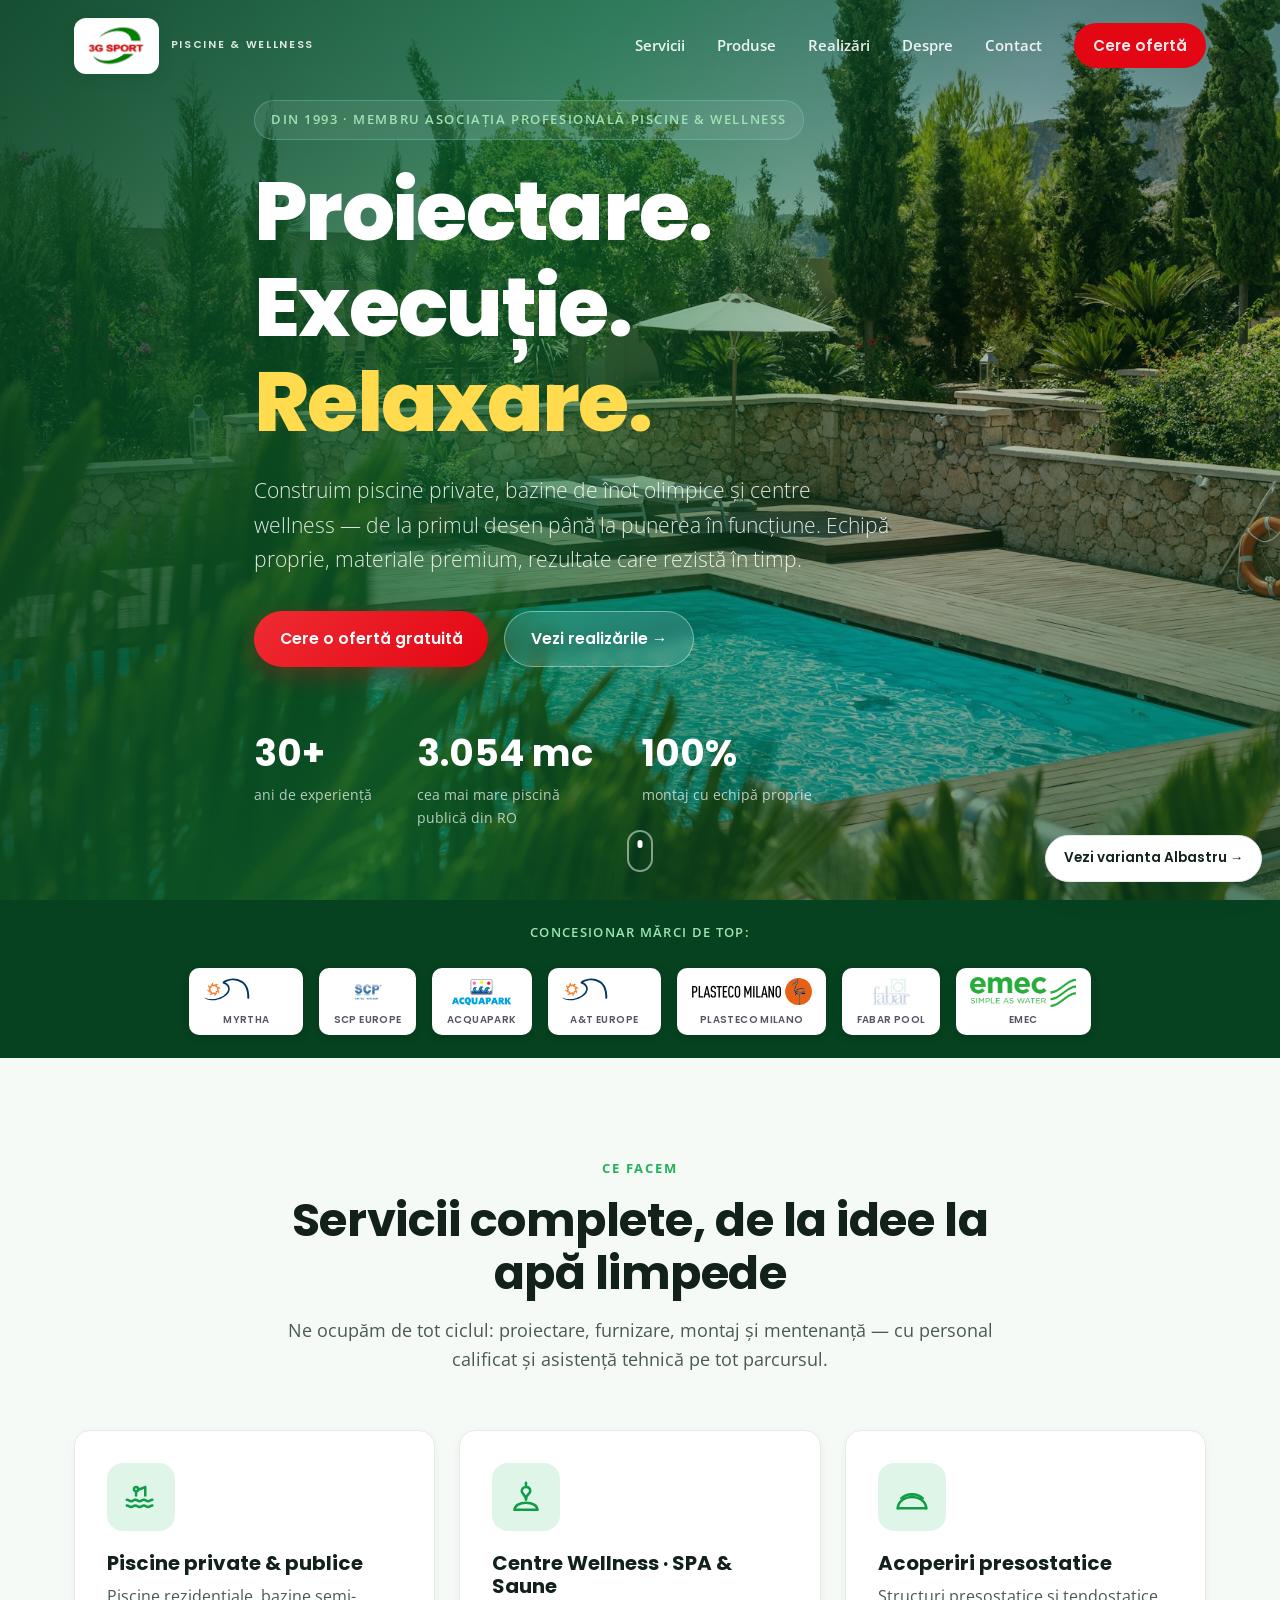
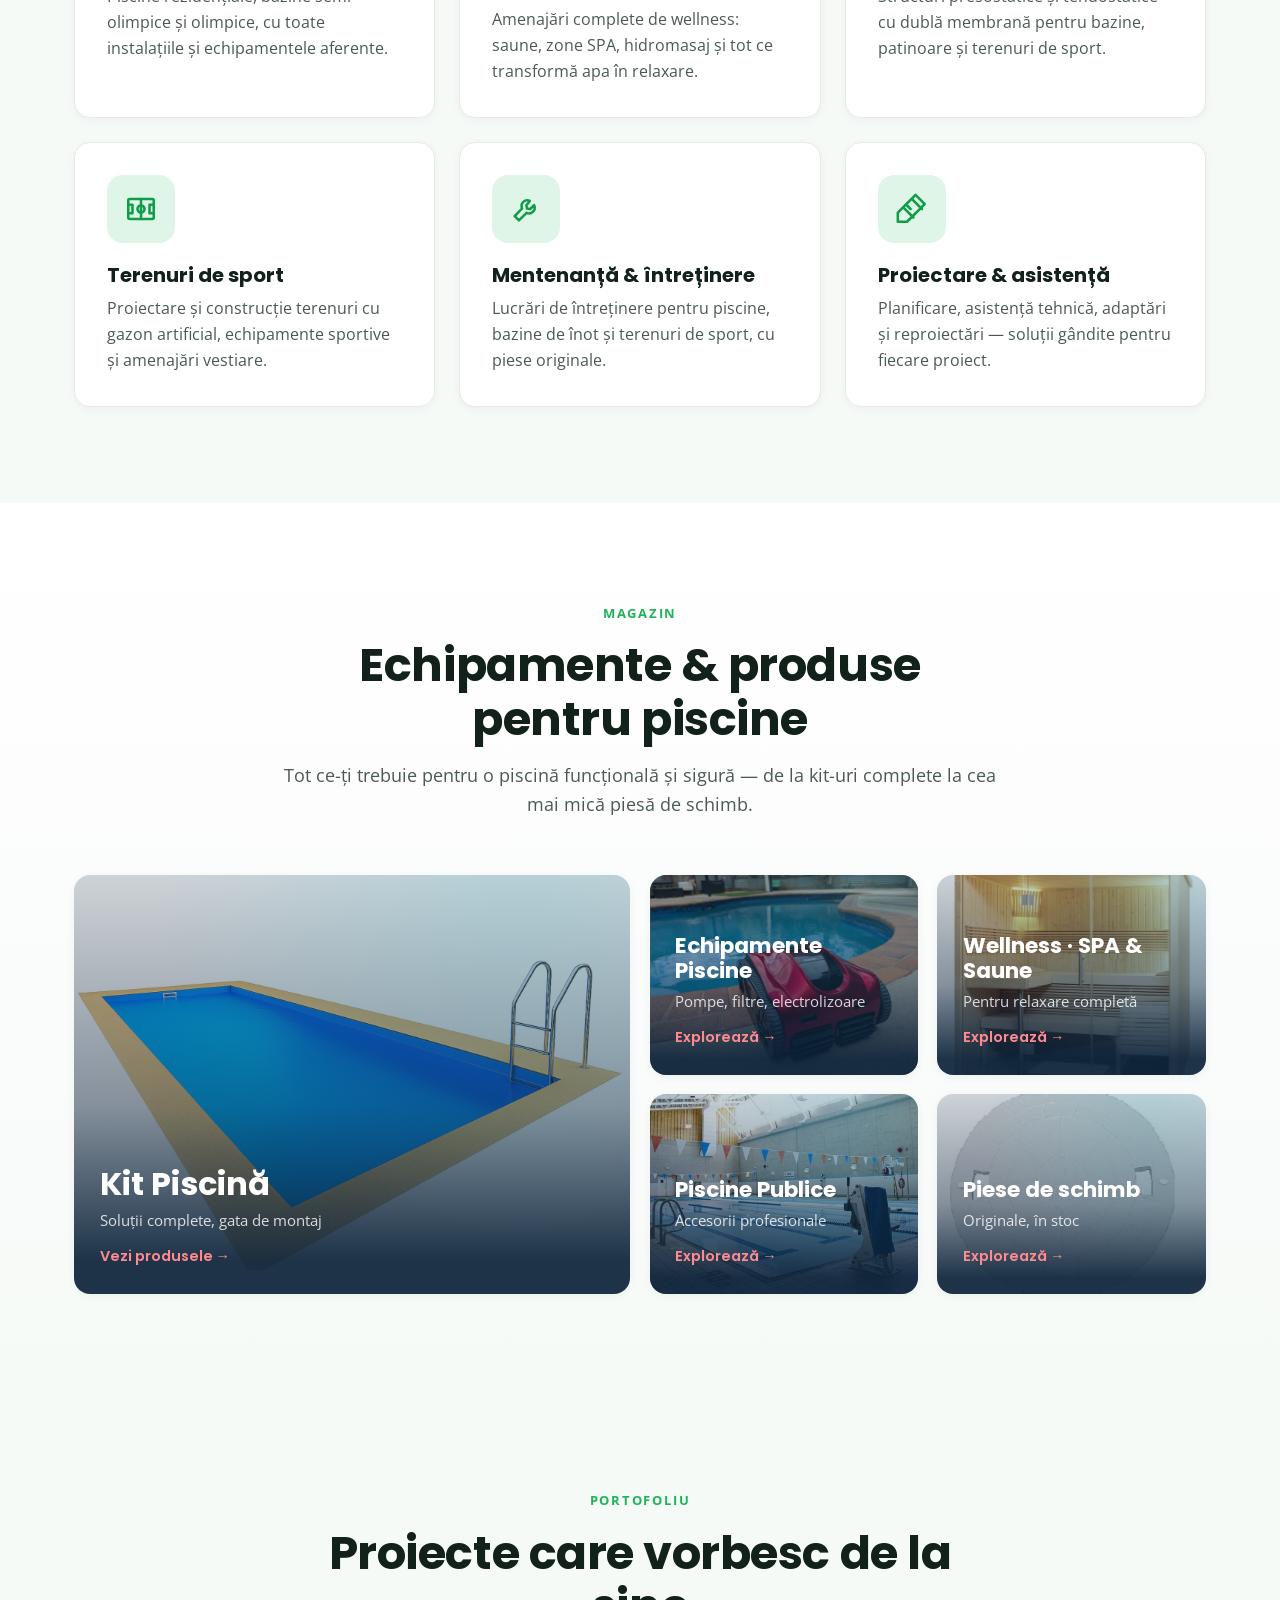
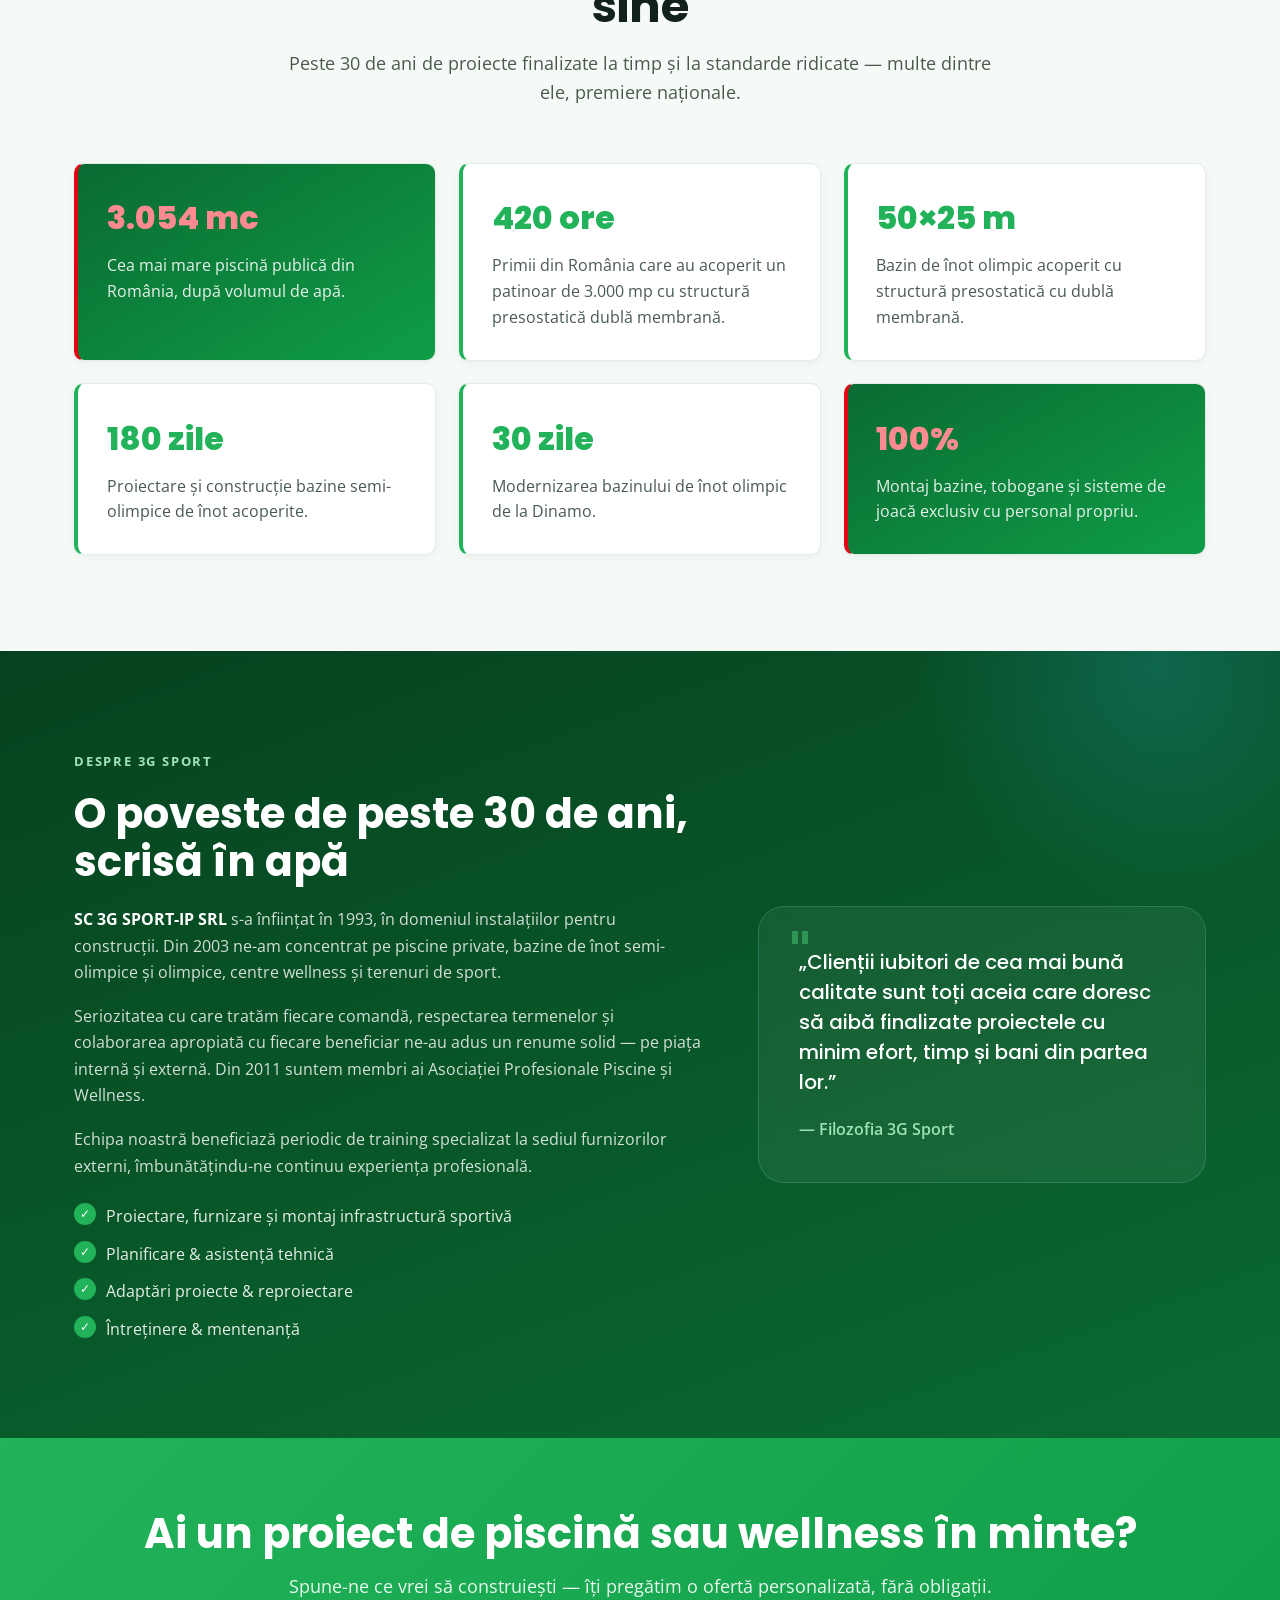
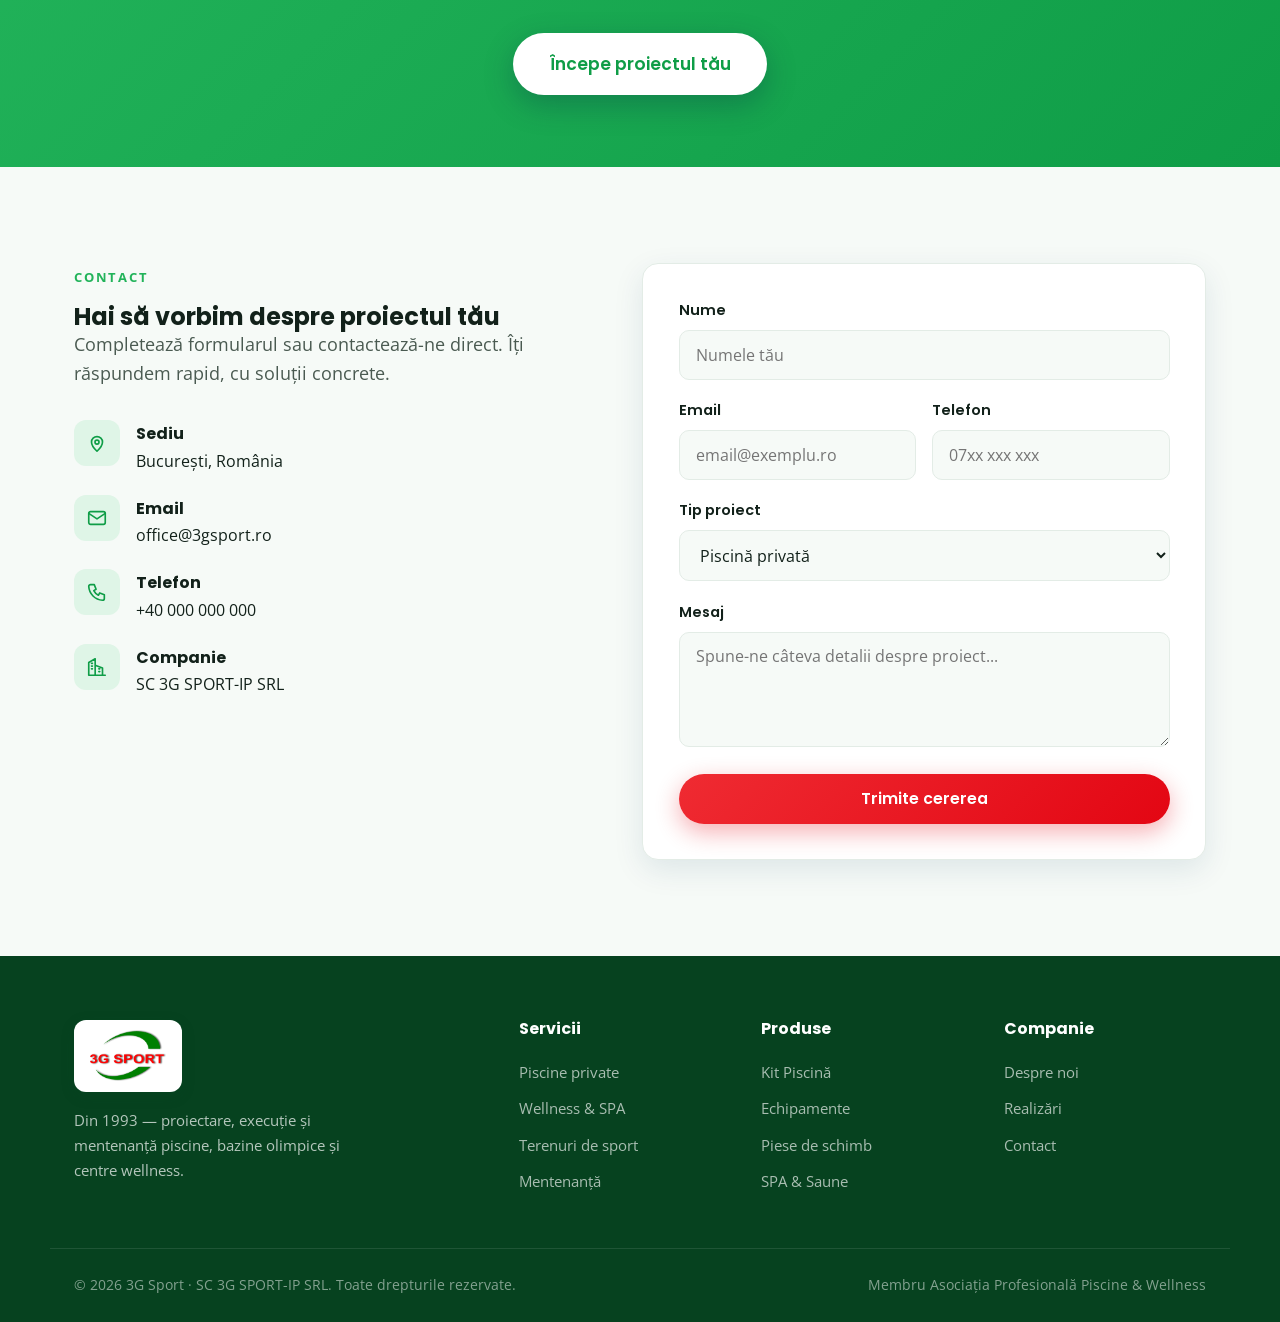
<file: index.html>
<!DOCTYPE html>
<html lang="ro">
<head>
<meta charset="UTF-8" />
<meta name="viewport" content="width=device-width, initial-scale=1.0" />
<title>3G Sport — Piscine, Wellness & Echipamente | Proiectare, Execuție, Relaxare</title>
<meta name="description" content="3G Sport (SC 3G SPORT-IP SRL) — din 1993 proiectăm și construim piscine private, bazine olimpice, centre wellness și terenuri de sport. Echipamente, kit-uri piscină, SPA & saune, piese de schimb și mentenanță." />
<meta name="theme-color" content="#0a3d62" />
<meta property="og:title" content="3G Sport — Piscine, Wellness & Echipamente" />
<meta property="og:description" content="Din 1993 — proiectare, execuție și mentenanță piscine, bazine olimpice și centre wellness." />
<meta property="og:type" content="website" />
<link rel="preconnect" href="https://fonts.googleapis.com" />
<link rel="preconnect" href="https://fonts.gstatic.com" crossorigin />
<link href="https://fonts.googleapis.com/css2?family=Open+Sans:wght@300;400;500;600;700&family=Poppins:wght@400;500;600;700;800&display=swap" rel="stylesheet" />
<link rel="stylesheet" href="styles.css" />
</head>
<body>

<!-- ============ HEADER ============ -->
<header class="site-header" id="siteHeader">
  <div class="container header-inner">
    <a href="#hero" class="logo" aria-label="3G Sport - acasă">
      <img src="logo.png" alt="3G Sport" class="logo-img" width="264" height="189" />
      <span class="logo-text">piscine &amp; wellness</span>
    </a>
    <nav class="main-nav" id="mainNav" aria-label="Navigație principală">
      <a href="#servicii">Servicii</a>
      <a href="#categorii">Produse</a>
      <a href="#realizari">Realizări</a>
      <a href="#despre">Despre</a>
      <a href="#contact">Contact</a>
      <a href="#contact" class="btn btn-nav">Cere ofertă</a>
    </nav>
    <button class="nav-toggle" id="navToggle" aria-label="Deschide meniul" aria-expanded="false">
      <span></span><span></span><span></span>
    </button>
  </div>
</header>

<!-- ============ HERO ============ -->
<section class="hero" id="hero">
  <div class="hero-bg" aria-hidden="true">
    <div class="hero-water"></div>
    <div class="hero-overlay"></div>
  </div>
  <div class="container hero-content">
    <p class="hero-eyebrow">Din 1993 · Membru Asociația Profesională Piscine &amp; Wellness</p>
    <h1 class="hero-title">Proiectare.<br>Execuție.<br><span class="accent">Relaxare.</span></h1>
    <p class="hero-sub">Construim piscine private, bazine de înot olimpice și centre wellness — de la primul desen până la punerea în funcțiune. Echipă proprie, materiale premium, rezultate care rezistă în timp.</p>
    <div class="hero-cta">
      <a href="#contact" class="btn btn-primary">Cere o ofertă gratuită</a>
      <a href="#realizari" class="btn btn-ghost">Vezi realizările →</a>
    </div>
    <div class="hero-stats">
      <div class="stat"><strong data-count="30">30+</strong><span>ani de experiență</span></div>
      <div class="stat"><strong data-count="3054">3.054&nbsp;mc</strong><span>cea mai mare piscină publică din RO</span></div>
      <div class="stat"><strong data-count="100">100%</strong><span>montaj cu echipă proprie</span></div>
    </div>
  </div>
  <a href="#servicii" class="scroll-hint" aria-label="Derulează în jos"><span></span></a>
</section>

<!-- ============ TRUST STRIP ============ -->
<section class="trust-strip" aria-label="Branduri partenere">
  <div class="container trust-inner">
    <span class="trust-label">Concesionar mărci de top:</span>
    <ul class="trust-brands">
      <li><img src="img/brands/myrtha.svg" alt="Myrtha Pools" loading="lazy"><span>Myrtha</span></li>
      <li><img src="img/brands/scp-europe.png" alt="SCP Europe" loading="lazy"><span>SCP Europe</span></li>
      <li><img src="img/brands/acquapark.png" alt="Acquapark" loading="lazy"><span>Acquapark</span></li>
      <li><img src="img/brands/at-europe.svg" alt="A&amp;T Europe" loading="lazy"><span>A&amp;T Europe</span></li>
      <li><img src="img/brands/plasteco.svg" alt="Plasteco Milano" loading="lazy"><span>Plasteco Milano</span></li>
      <li><img src="img/brands/fabar.png" alt="Fabar Pool" loading="lazy"><span>Fabar Pool</span></li>
      <li><img src="img/brands/emec.png" alt="EMEC" loading="lazy"><span>EMEC</span></li>
    </ul>
  </div>
</section>

<!-- ============ SERVICII ============ -->
<section class="section" id="servicii">
  <div class="container">
    <div class="section-head">
      <p class="eyebrow">Ce facem</p>
      <h2>Servicii complete, de la idee la apă limpede</h2>
      <p class="section-lead">Ne ocupăm de tot ciclul: proiectare, furnizare, montaj și mentenanță — cu personal calificat și asistență tehnică pe tot parcursul.</p>
    </div>
    <div class="cards-grid">
      <article class="card">
        <div class="card-icon"><svg viewBox="0 0 24 24" fill="none" stroke="currentColor" stroke-width="1.8" stroke-linecap="round" stroke-linejoin="round"><path d="M2 18c1.5 0 1.5 1 3 1s1.5-1 3-1 1.5 1 3 1 1.5-1 3-1 1.5 1 3 1 1.5-1 3-1"/><path d="M2 14c1.5 0 1.5 1 3 1s1.5-1 3-1 1.5 1 3 1 1.5-1 3-1 1.5 1 3 1 1.5-1 3-1"/><circle cx="8.5" cy="6.5" r="1.5"/><path d="M8.5 8v3M15 5l-4 1.5M15 5v6"/></svg></div>
        <h3>Piscine private &amp; publice</h3>
        <p>Piscine rezidențiale, bazine semi-olimpice și olimpice, cu toate instalațiile și echipamentele aferente.</p>
      </article>
      <article class="card">
        <div class="card-icon"><svg viewBox="0 0 24 24" fill="none" stroke="currentColor" stroke-width="1.8" stroke-linecap="round" stroke-linejoin="round"><path d="M12 2v3M12 5c-2 0-3 1.5-3 3s3 3 3 6c0-4.5 3-4 3-6s-1-3-3-3z"/><path d="M4 21c0-3 3.5-5 8-5s8 2 8 5"/><path d="M4 21h16"/></svg></div>
        <h3>Centre Wellness · SPA &amp; Saune</h3>
        <p>Amenajări complete de wellness: saune, zone SPA, hidromasaj și tot ce transformă apa în relaxare.</p>
      </article>
      <article class="card">
        <div class="card-icon"><svg viewBox="0 0 24 24" fill="none" stroke="currentColor" stroke-width="1.8" stroke-linecap="round" stroke-linejoin="round"><path d="M2 20a10 8 0 0 1 20 0"/><path d="M2 20h20"/><path d="M12 12v-2M12 10c-3 0-5.5 1-7.5 2.8M12 10c3 0 5.5 1 7.5 2.8"/></svg></div>
        <h3>Acoperiri presostatice</h3>
        <p>Structuri presostatice și tendostatice cu dublă membrană pentru bazine, patinoare și terenuri de sport.</p>
      </article>
      <article class="card">
        <div class="card-icon"><svg viewBox="0 0 24 24" fill="none" stroke="currentColor" stroke-width="1.8" stroke-linecap="round" stroke-linejoin="round"><rect x="3" y="5" width="18" height="14" rx="1"/><path d="M12 5v14M3 9h3v6H3M21 9h-3v6h3"/><circle cx="12" cy="12" r="2.5"/></svg></div>
        <h3>Terenuri de sport</h3>
        <p>Proiectare și construcție terenuri cu gazon artificial, echipamente sportive și amenajări vestiare.</p>
      </article>
      <article class="card">
        <div class="card-icon"><svg viewBox="0 0 24 24" fill="none" stroke="currentColor" stroke-width="1.8" stroke-linecap="round" stroke-linejoin="round"><path d="M14.7 6.3a4 4 0 0 0-5.4 5.3L4 17l3 3 5.4-5.3a4 4 0 0 0 5.3-5.4l-2.7 2.7-2.3-.4-.4-2.3z"/></svg></div>
        <h3>Mentenanță &amp; întreținere</h3>
        <p>Lucrări de întreținere pentru piscine, bazine de înot și terenuri de sport, cu piese originale.</p>
      </article>
      <article class="card">
        <div class="card-icon"><svg viewBox="0 0 24 24" fill="none" stroke="currentColor" stroke-width="1.8" stroke-linecap="round" stroke-linejoin="round"><path d="M14.5 2 21 8.5 8.5 21H2v-6.5z"/><path d="M12 5 19 12M8 9l3 3M6 11l7 7"/></svg></div>
        <h3>Proiectare &amp; asistență</h3>
        <p>Planificare, asistență tehnică, adaptări și reproiectări — soluții gândite pentru fiecare proiect.</p>
      </article>
    </div>
  </div>
</section>

<!-- ============ CATEGORII PRODUSE ============ -->
<section class="section section-alt" id="categorii">
  <div class="container">
    <div class="section-head">
      <p class="eyebrow">Magazin</p>
      <h2>Echipamente &amp; produse pentru piscine</h2>
      <p class="section-lead">Tot ce-ți trebuie pentru o piscină funcțională și sigură — de la kit-uri complete la cea mai mică piesă de schimb.</p>
    </div>
    <div class="cat-grid">
      <a href="https://3gpiscine.ro/index.php?route=product/category&amp;path=46" target="_blank" rel="noopener" class="cat-card cat-lg" style="background-image:url('img/categories/kit-piscina.png')">
        <div class="cat-body">
          <h3>Kit Piscină</h3>
          <p>Soluții complete, gata de montaj</p>
          <span class="cat-link">Vezi produsele →</span>
        </div>
      </a>
      <a href="https://3gpiscine.ro/Echipamente-Piscine" target="_blank" rel="noopener" class="cat-card" style="background-image:url('img/categories/echipamente.jpg')">
        <div class="cat-body">
          <h3>Echipamente Piscine</h3>
          <p>Pompe, filtre, electrolizoare</p>
          <span class="cat-link">Explorează →</span>
        </div>
      </a>
      <a href="https://3gpiscine.ro/wellness-spa-si-Saune" target="_blank" rel="noopener" class="cat-card" style="background-image:url('img/categories/wellness-spa.jpg')">
        <div class="cat-body">
          <h3>Wellness · SPA &amp; Saune</h3>
          <p>Pentru relaxare completă</p>
          <span class="cat-link">Explorează →</span>
        </div>
      </a>
      <a href="https://3gpiscine.ro/index.php?route=product/category&amp;path=1" target="_blank" rel="noopener" class="cat-card" style="background-image:url('img/categories/piscine-publice.jpg')">
        <div class="cat-body">
          <h3>Piscine Publice</h3>
          <p>Accesorii profesionale</p>
          <span class="cat-link">Explorează →</span>
        </div>
      </a>
      <a href="https://3gpiscine.ro/Piese-de-schimb" target="_blank" rel="noopener" class="cat-card" style="background-image:url('img/categories/piese-schimb.jpg')">
        <div class="cat-body">
          <h3>Piese de schimb</h3>
          <p>Originale, în stoc</p>
          <span class="cat-link">Explorează →</span>
        </div>
      </a>
    </div>
  </div>
</section>

<!-- ============ REALIZĂRI ============ -->
<section class="section" id="realizari">
  <div class="container">
    <div class="section-head">
      <p class="eyebrow">Portofoliu</p>
      <h2>Proiecte care vorbesc de la sine</h2>
      <p class="section-lead">Peste 30 de ani de proiecte finalizate la timp și la standarde ridicate — multe dintre ele, premiere naționale.</p>
    </div>
    <div class="ach-grid">
      <div class="ach-card highlight">
        <span class="ach-num">3.054 mc</span>
        <p>Cea mai mare piscină publică din România, după volumul de apă.</p>
      </div>
      <div class="ach-card">
        <span class="ach-num">420 ore</span>
        <p>Primii din România care au acoperit un patinoar de 3.000 mp cu structură presostatică dublă membrană.</p>
      </div>
      <div class="ach-card">
        <span class="ach-num">50×25 m</span>
        <p>Bazin de înot olimpic acoperit cu structură presostatică cu dublă membrană.</p>
      </div>
      <div class="ach-card">
        <span class="ach-num">180 zile</span>
        <p>Proiectare și construcție bazine semi-olimpice de înot acoperite.</p>
      </div>
      <div class="ach-card">
        <span class="ach-num">30 zile</span>
        <p>Modernizarea bazinului de înot olimpic de la Dinamo.</p>
      </div>
      <div class="ach-card highlight">
        <span class="ach-num">100%</span>
        <p>Montaj bazine, tobogane și sisteme de joacă exclusiv cu personal propriu.</p>
      </div>
    </div>
  </div>
</section>

<!-- ============ DESPRE ============ -->
<section class="section section-dark" id="despre">
  <div class="container despre-grid">
    <div class="despre-text">
      <p class="eyebrow light">Despre 3G Sport</p>
      <h2>O poveste de peste 30 de ani, scrisă în apă</h2>
      <p><strong>SC 3G SPORT-IP SRL</strong> s-a înființat în 1993, în domeniul instalațiilor pentru construcții. Din 2003 ne-am concentrat pe piscine private, bazine de înot semi-olimpice și olimpice, centre wellness și terenuri de sport.</p>
      <p>Seriozitatea cu care tratăm fiecare comandă, respectarea termenelor și colaborarea apropiată cu fiecare beneficiar ne-au adus un renume solid — pe piața internă și externă. Din 2011 suntem membri ai Asociației Profesionale Piscine și Wellness.</p>
      <p>Echipa noastră beneficiază periodic de training specializat la sediul furnizorilor externi, îmbunătățindu-ne continuu experiența profesională.</p>
      <ul class="check-list">
        <li>Proiectare, furnizare și montaj infrastructură sportivă</li>
        <li>Planificare &amp; asistență tehnică</li>
        <li>Adaptări proiecte &amp; reproiectare</li>
        <li>Întreținere &amp; mentenanță</li>
      </ul>
    </div>
    <div class="despre-quote">
      <blockquote>
        „Clienții iubitori de cea mai bună calitate sunt toți aceia care doresc să aibă finalizate proiectele cu minim efort, timp și bani din partea lor.”
      </blockquote>
      <cite>— Filozofia 3G Sport</cite>
    </div>
  </div>
</section>

<!-- ============ CTA ============ -->
<section class="cta-band">
  <div class="container cta-inner">
    <h2>Ai un proiect de piscină sau wellness în minte?</h2>
    <p>Spune-ne ce vrei să construiești — îți pregătim o ofertă personalizată, fără obligații.</p>
    <a href="#contact" class="btn btn-primary btn-lg">Începe proiectul tău</a>
  </div>
</section>

<!-- ============ CONTACT ============ -->
<section class="section" id="contact">
  <div class="container contact-grid">
    <div class="contact-info">
      <p class="eyebrow">Contact</p>
      <h2>Hai să vorbim despre proiectul tău</h2>
      <p class="section-lead">Completează formularul sau contactează-ne direct. Îți răspundem rapid, cu soluții concrete.</p>
      <ul class="contact-list">
        <li><span class="ci-ico"><svg viewBox="0 0 24 24" fill="none" stroke="currentColor" stroke-width="1.8" stroke-linecap="round" stroke-linejoin="round"><path d="M12 21s-6-5.3-6-10a6 6 0 0 1 12 0c0 4.7-6 10-6 10z"/><circle cx="12" cy="11" r="2.2"/></svg></span> <div><strong>Sediu</strong><br>București, România</div></li>
        <li><span class="ci-ico"><svg viewBox="0 0 24 24" fill="none" stroke="currentColor" stroke-width="1.8" stroke-linecap="round" stroke-linejoin="round"><rect x="3" y="5" width="18" height="14" rx="2"/><path d="m3 7 9 6 9-6"/></svg></span> <div><strong>Email</strong><br><a href="mailto:office@3gsport.ro">office@3gsport.ro</a></div></li>
        <li><span class="ci-ico"><svg viewBox="0 0 24 24" fill="none" stroke="currentColor" stroke-width="1.8" stroke-linecap="round" stroke-linejoin="round"><path d="M5 4h4l2 5-2.5 1.5a11 11 0 0 0 5 5L15 13l5 2v4a2 2 0 0 1-2 2A16 16 0 0 1 3 6a2 2 0 0 1 2-2z"/></svg></span> <div><strong>Telefon</strong><br><a href="tel:+40000000000">+40 000 000 000</a></div></li>
        <li><span class="ci-ico"><svg viewBox="0 0 24 24" fill="none" stroke="currentColor" stroke-width="1.8" stroke-linecap="round" stroke-linejoin="round"><path d="M3 21V7l7-4v18M10 21V10l8 3v8M3 21h18M6 8h1M6 11h1M6 14h1M14 14h1M14 17h1"/></svg></span> <div><strong>Companie</strong><br>SC 3G SPORT-IP SRL</div></li>
      </ul>
    </div>
    <form class="contact-form" onsubmit="return handleSubmit(event)">
      <div class="field">
        <label for="nume">Nume</label>
        <input type="text" id="nume" name="nume" required placeholder="Numele tău" />
      </div>
      <div class="field-row">
        <div class="field">
          <label for="email">Email</label>
          <input type="email" id="email" name="email" required placeholder="email@exemplu.ro" />
        </div>
        <div class="field">
          <label for="tel">Telefon</label>
          <input type="tel" id="tel" name="tel" placeholder="07xx xxx xxx" />
        </div>
      </div>
      <div class="field">
        <label for="subiect">Tip proiect</label>
        <select id="subiect" name="subiect">
          <option>Piscină privată</option>
          <option>Bazin public / olimpic</option>
          <option>Centru wellness / SPA</option>
          <option>Teren de sport</option>
          <option>Echipamente / piese</option>
          <option>Mentenanță</option>
          <option>Altceva</option>
        </select>
      </div>
      <div class="field">
        <label for="mesaj">Mesaj</label>
        <textarea id="mesaj" name="mesaj" rows="4" placeholder="Spune-ne câteva detalii despre proiect..."></textarea>
      </div>
      <button type="submit" class="btn btn-primary btn-block">Trimite cererea</button>
      <p class="form-note" id="formNote" hidden>Mulțumim! Îți vom răspunde cât mai curând. 😎</p>
    </form>
  </div>
</section>

<!-- ============ FOOTER ============ -->
<footer class="site-footer">
  <div class="container footer-inner">
    <div class="footer-brand">
      <a href="#hero" class="logo logo-footer">
        <img src="logo.png" alt="3G Sport" class="logo-img logo-img-footer" width="264" height="189" />
      </a>
      <p>Din 1993 — proiectare, execuție și mentenanță piscine, bazine olimpice și centre wellness.</p>
    </div>
    <div class="footer-col">
      <h4>Servicii</h4>
      <a href="#servicii">Piscine private</a>
      <a href="#servicii">Wellness &amp; SPA</a>
      <a href="#servicii">Terenuri de sport</a>
      <a href="#servicii">Mentenanță</a>
    </div>
    <div class="footer-col">
      <h4>Produse</h4>
      <a href="#categorii">Kit Piscină</a>
      <a href="#categorii">Echipamente</a>
      <a href="#categorii">Piese de schimb</a>
      <a href="#categorii">SPA &amp; Saune</a>
    </div>
    <div class="footer-col">
      <h4>Companie</h4>
      <a href="#despre">Despre noi</a>
      <a href="#realizari">Realizări</a>
      <a href="#contact">Contact</a>
    </div>
  </div>
  <div class="container footer-bottom">
    <p>© <span id="year"></span> 3G Sport · SC 3G SPORT-IP SRL. Toate drepturile rezervate.</p>
    <p>Membru Asociația Profesională Piscine &amp; Wellness</p>
  </div>
</footer>

<a href="index-albastru.html" class="theme-switch" title="Vezi varianta Albastru">Vezi varianta Albastru →</a>
<script src="script.js"></script>
</body>
</html>
</file>
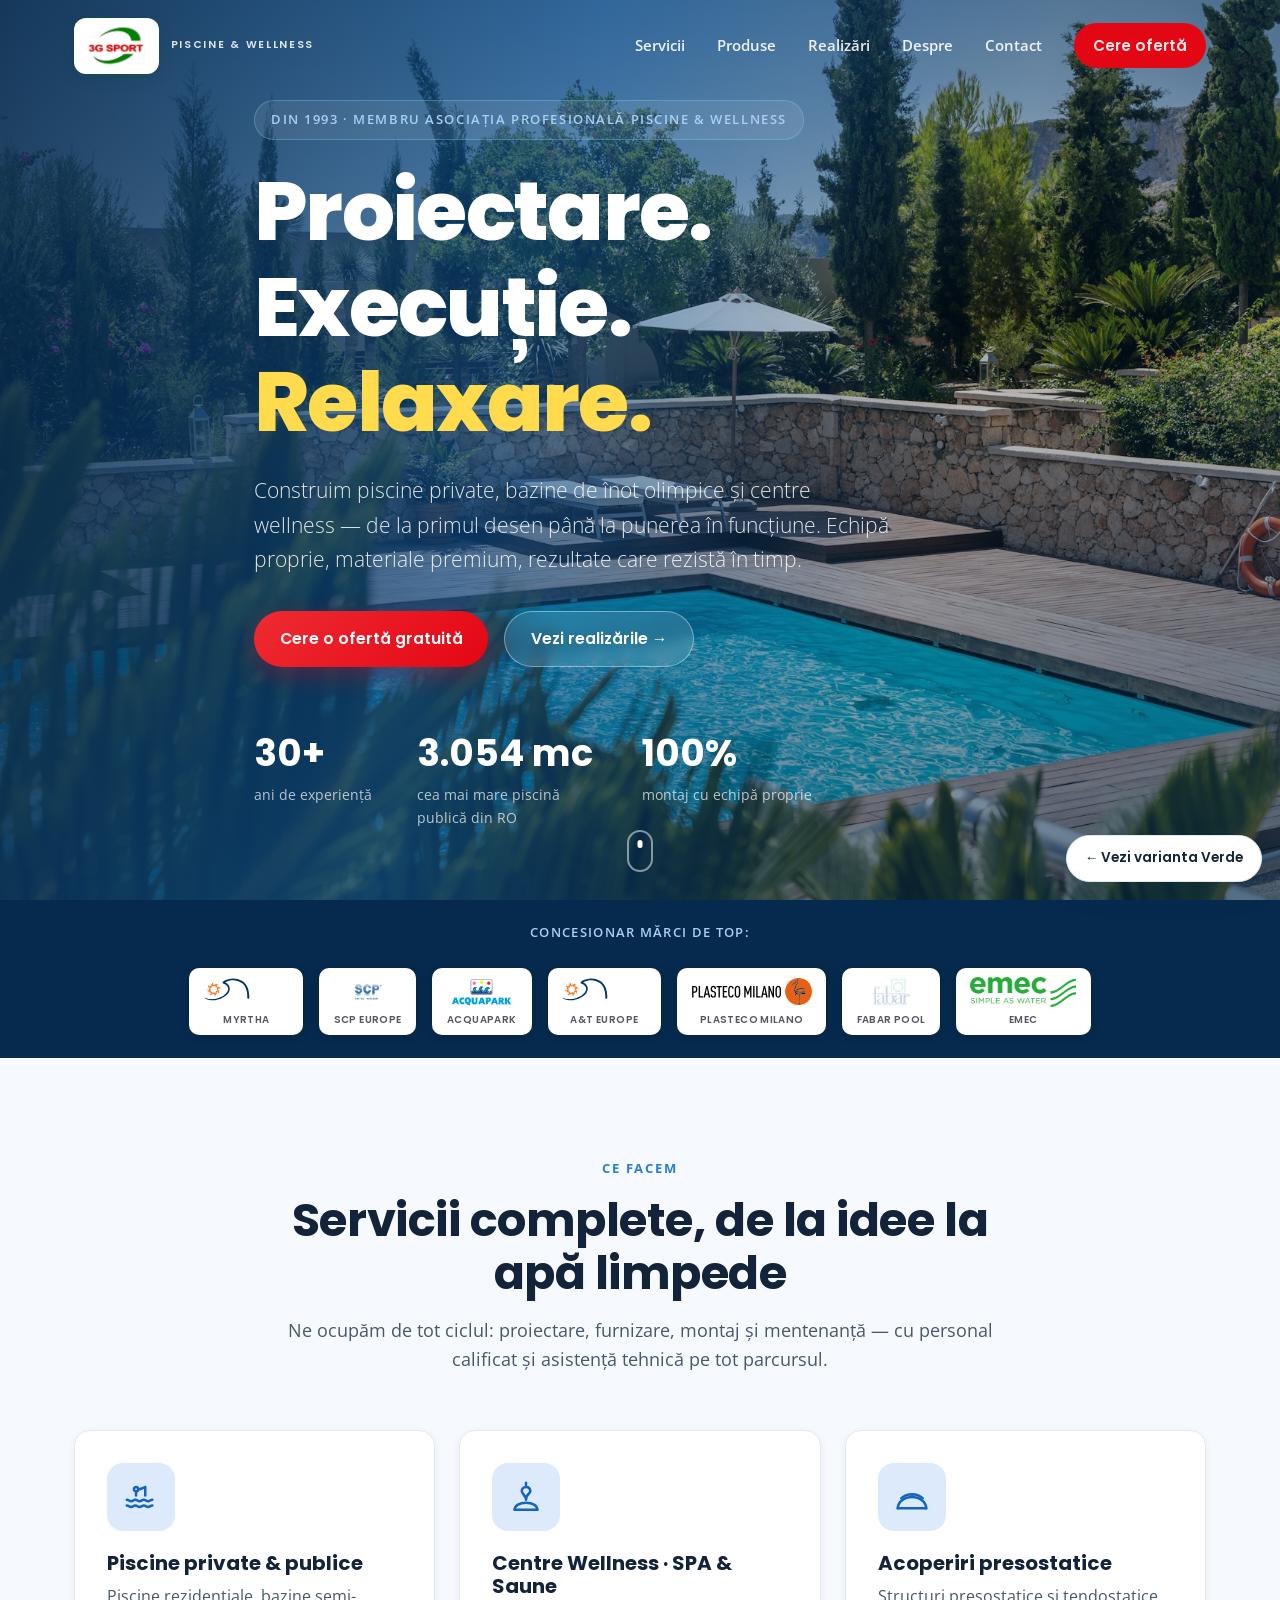
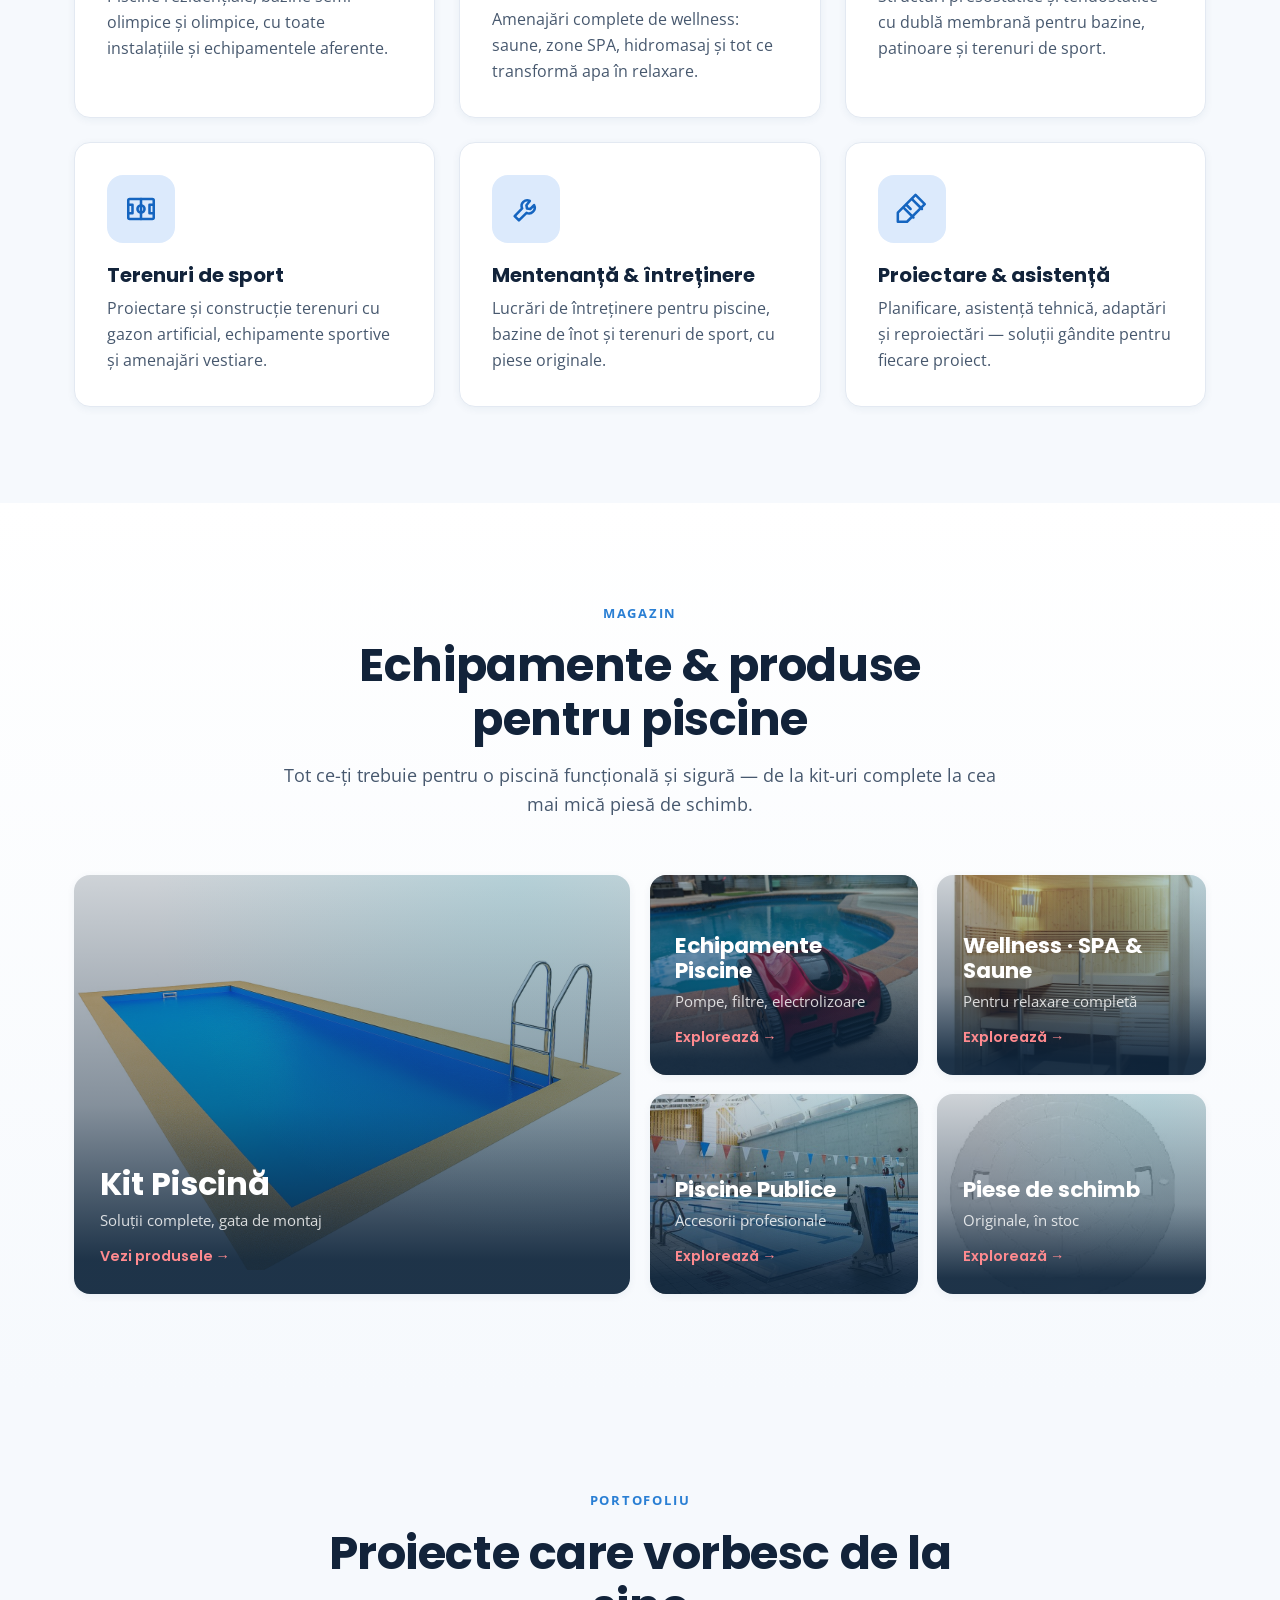
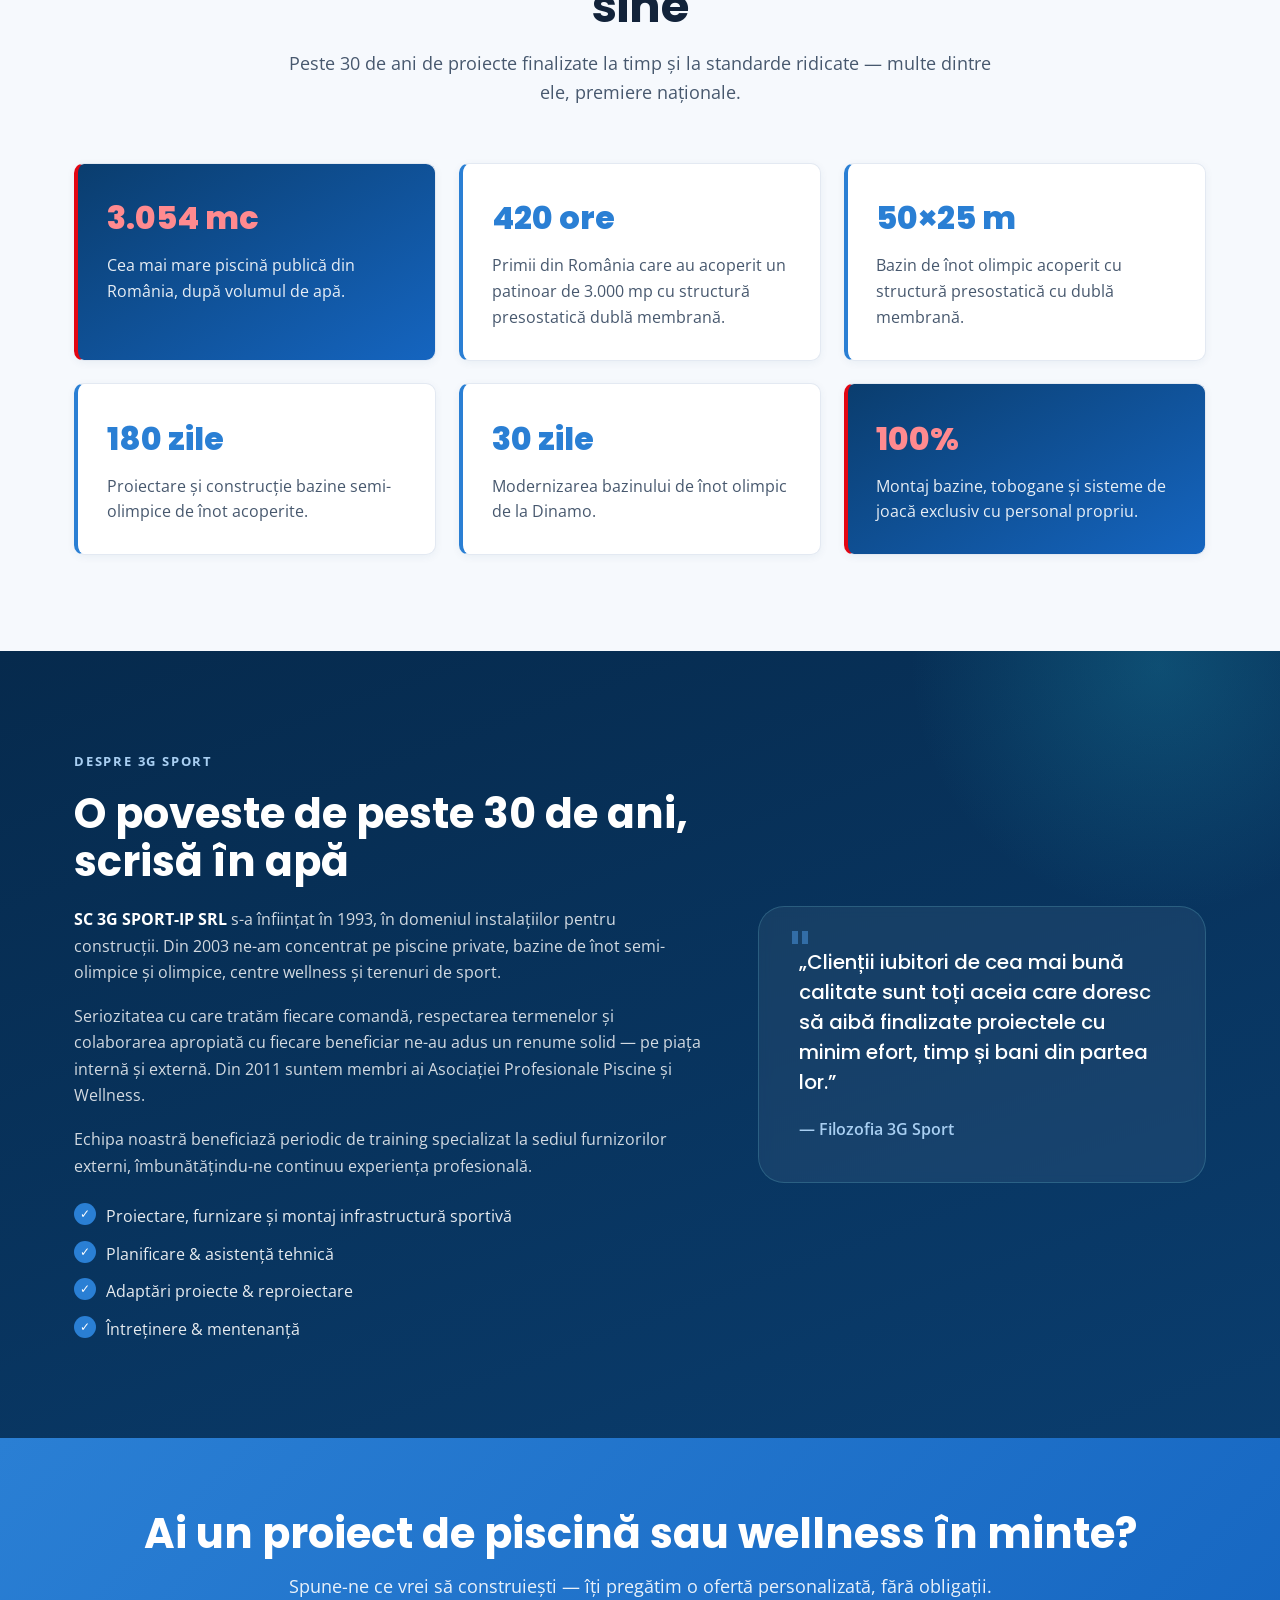
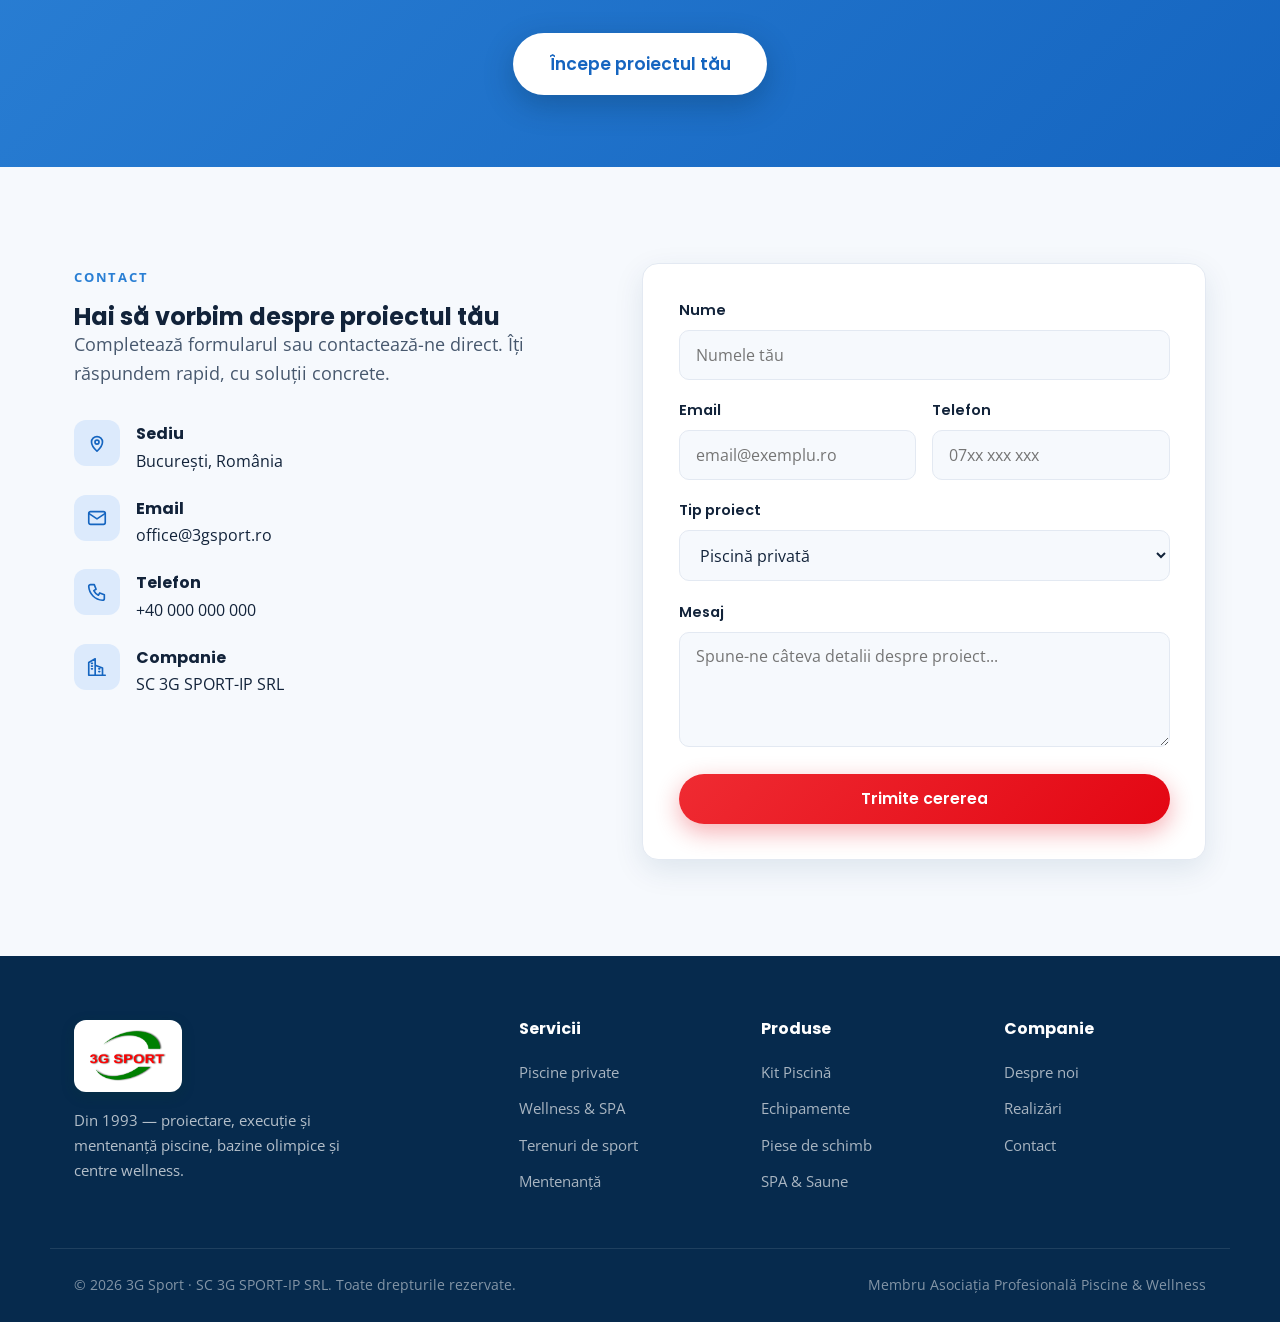
<file: index-albastru.html>
<!DOCTYPE html>
<html lang="ro">
<head>
<meta charset="UTF-8" />
<meta name="viewport" content="width=device-width, initial-scale=1.0" />
<title>3G Sport — Piscine, Wellness & Echipamente | Proiectare, Execuție, Relaxare</title>
<meta name="description" content="3G Sport (SC 3G SPORT-IP SRL) — din 1993 proiectăm și construim piscine private, bazine olimpice, centre wellness și terenuri de sport. Echipamente, kit-uri piscină, SPA & saune, piese de schimb și mentenanță." />
<meta name="theme-color" content="#0a3d62" />
<meta property="og:title" content="3G Sport — Piscine, Wellness & Echipamente" />
<meta property="og:description" content="Din 1993 — proiectare, execuție și mentenanță piscine, bazine olimpice și centre wellness." />
<meta property="og:type" content="website" />
<link rel="preconnect" href="https://fonts.googleapis.com" />
<link rel="preconnect" href="https://fonts.gstatic.com" crossorigin />
<link href="https://fonts.googleapis.com/css2?family=Open+Sans:wght@300;400;500;600;700&family=Poppins:wght@400;500;600;700;800&display=swap" rel="stylesheet" />
<link rel="stylesheet" href="styles.css" />
</head>
<body class="theme-blue">

<!-- ============ HEADER ============ -->
<header class="site-header" id="siteHeader">
  <div class="container header-inner">
    <a href="#hero" class="logo" aria-label="3G Sport - acasă">
      <img src="logo.png" alt="3G Sport" class="logo-img" width="264" height="189" />
      <span class="logo-text">piscine &amp; wellness</span>
    </a>
    <nav class="main-nav" id="mainNav" aria-label="Navigație principală">
      <a href="#servicii">Servicii</a>
      <a href="#categorii">Produse</a>
      <a href="#realizari">Realizări</a>
      <a href="#despre">Despre</a>
      <a href="#contact">Contact</a>
      <a href="#contact" class="btn btn-nav">Cere ofertă</a>
    </nav>
    <button class="nav-toggle" id="navToggle" aria-label="Deschide meniul" aria-expanded="false">
      <span></span><span></span><span></span>
    </button>
  </div>
</header>

<!-- ============ HERO ============ -->
<section class="hero" id="hero">
  <div class="hero-bg" aria-hidden="true">
    <div class="hero-water"></div>
    <div class="hero-overlay"></div>
  </div>
  <div class="container hero-content">
    <p class="hero-eyebrow">Din 1993 · Membru Asociația Profesională Piscine &amp; Wellness</p>
    <h1 class="hero-title">Proiectare.<br>Execuție.<br><span class="accent">Relaxare.</span></h1>
    <p class="hero-sub">Construim piscine private, bazine de înot olimpice și centre wellness — de la primul desen până la punerea în funcțiune. Echipă proprie, materiale premium, rezultate care rezistă în timp.</p>
    <div class="hero-cta">
      <a href="#contact" class="btn btn-primary">Cere o ofertă gratuită</a>
      <a href="#realizari" class="btn btn-ghost">Vezi realizările →</a>
    </div>
    <div class="hero-stats">
      <div class="stat"><strong data-count="30">30+</strong><span>ani de experiență</span></div>
      <div class="stat"><strong data-count="3054">3.054&nbsp;mc</strong><span>cea mai mare piscină publică din RO</span></div>
      <div class="stat"><strong data-count="100">100%</strong><span>montaj cu echipă proprie</span></div>
    </div>
  </div>
  <a href="#servicii" class="scroll-hint" aria-label="Derulează în jos"><span></span></a>
</section>

<!-- ============ TRUST STRIP ============ -->
<section class="trust-strip" aria-label="Branduri partenere">
  <div class="container trust-inner">
    <span class="trust-label">Concesionar mărci de top:</span>
    <ul class="trust-brands">
      <li><img src="img/brands/myrtha.svg" alt="Myrtha Pools" loading="lazy"><span>Myrtha</span></li>
      <li><img src="img/brands/scp-europe.png" alt="SCP Europe" loading="lazy"><span>SCP Europe</span></li>
      <li><img src="img/brands/acquapark.png" alt="Acquapark" loading="lazy"><span>Acquapark</span></li>
      <li><img src="img/brands/at-europe.svg" alt="A&amp;T Europe" loading="lazy"><span>A&amp;T Europe</span></li>
      <li><img src="img/brands/plasteco.svg" alt="Plasteco Milano" loading="lazy"><span>Plasteco Milano</span></li>
      <li><img src="img/brands/fabar.png" alt="Fabar Pool" loading="lazy"><span>Fabar Pool</span></li>
      <li><img src="img/brands/emec.png" alt="EMEC" loading="lazy"><span>EMEC</span></li>
    </ul>
  </div>
</section>

<!-- ============ SERVICII ============ -->
<section class="section" id="servicii">
  <div class="container">
    <div class="section-head">
      <p class="eyebrow">Ce facem</p>
      <h2>Servicii complete, de la idee la apă limpede</h2>
      <p class="section-lead">Ne ocupăm de tot ciclul: proiectare, furnizare, montaj și mentenanță — cu personal calificat și asistență tehnică pe tot parcursul.</p>
    </div>
    <div class="cards-grid">
      <article class="card">
        <div class="card-icon"><svg viewBox="0 0 24 24" fill="none" stroke="currentColor" stroke-width="1.8" stroke-linecap="round" stroke-linejoin="round"><path d="M2 18c1.5 0 1.5 1 3 1s1.5-1 3-1 1.5 1 3 1 1.5-1 3-1 1.5 1 3 1 1.5-1 3-1"/><path d="M2 14c1.5 0 1.5 1 3 1s1.5-1 3-1 1.5 1 3 1 1.5-1 3-1 1.5 1 3 1 1.5-1 3-1"/><circle cx="8.5" cy="6.5" r="1.5"/><path d="M8.5 8v3M15 5l-4 1.5M15 5v6"/></svg></div>
        <h3>Piscine private &amp; publice</h3>
        <p>Piscine rezidențiale, bazine semi-olimpice și olimpice, cu toate instalațiile și echipamentele aferente.</p>
      </article>
      <article class="card">
        <div class="card-icon"><svg viewBox="0 0 24 24" fill="none" stroke="currentColor" stroke-width="1.8" stroke-linecap="round" stroke-linejoin="round"><path d="M12 2v3M12 5c-2 0-3 1.5-3 3s3 3 3 6c0-4.5 3-4 3-6s-1-3-3-3z"/><path d="M4 21c0-3 3.5-5 8-5s8 2 8 5"/><path d="M4 21h16"/></svg></div>
        <h3>Centre Wellness · SPA &amp; Saune</h3>
        <p>Amenajări complete de wellness: saune, zone SPA, hidromasaj și tot ce transformă apa în relaxare.</p>
      </article>
      <article class="card">
        <div class="card-icon"><svg viewBox="0 0 24 24" fill="none" stroke="currentColor" stroke-width="1.8" stroke-linecap="round" stroke-linejoin="round"><path d="M2 20a10 8 0 0 1 20 0"/><path d="M2 20h20"/><path d="M12 12v-2M12 10c-3 0-5.5 1-7.5 2.8M12 10c3 0 5.5 1 7.5 2.8"/></svg></div>
        <h3>Acoperiri presostatice</h3>
        <p>Structuri presostatice și tendostatice cu dublă membrană pentru bazine, patinoare și terenuri de sport.</p>
      </article>
      <article class="card">
        <div class="card-icon"><svg viewBox="0 0 24 24" fill="none" stroke="currentColor" stroke-width="1.8" stroke-linecap="round" stroke-linejoin="round"><rect x="3" y="5" width="18" height="14" rx="1"/><path d="M12 5v14M3 9h3v6H3M21 9h-3v6h3"/><circle cx="12" cy="12" r="2.5"/></svg></div>
        <h3>Terenuri de sport</h3>
        <p>Proiectare și construcție terenuri cu gazon artificial, echipamente sportive și amenajări vestiare.</p>
      </article>
      <article class="card">
        <div class="card-icon"><svg viewBox="0 0 24 24" fill="none" stroke="currentColor" stroke-width="1.8" stroke-linecap="round" stroke-linejoin="round"><path d="M14.7 6.3a4 4 0 0 0-5.4 5.3L4 17l3 3 5.4-5.3a4 4 0 0 0 5.3-5.4l-2.7 2.7-2.3-.4-.4-2.3z"/></svg></div>
        <h3>Mentenanță &amp; întreținere</h3>
        <p>Lucrări de întreținere pentru piscine, bazine de înot și terenuri de sport, cu piese originale.</p>
      </article>
      <article class="card">
        <div class="card-icon"><svg viewBox="0 0 24 24" fill="none" stroke="currentColor" stroke-width="1.8" stroke-linecap="round" stroke-linejoin="round"><path d="M14.5 2 21 8.5 8.5 21H2v-6.5z"/><path d="M12 5 19 12M8 9l3 3M6 11l7 7"/></svg></div>
        <h3>Proiectare &amp; asistență</h3>
        <p>Planificare, asistență tehnică, adaptări și reproiectări — soluții gândite pentru fiecare proiect.</p>
      </article>
    </div>
  </div>
</section>

<!-- ============ CATEGORII PRODUSE ============ -->
<section class="section section-alt" id="categorii">
  <div class="container">
    <div class="section-head">
      <p class="eyebrow">Magazin</p>
      <h2>Echipamente &amp; produse pentru piscine</h2>
      <p class="section-lead">Tot ce-ți trebuie pentru o piscină funcțională și sigură — de la kit-uri complete la cea mai mică piesă de schimb.</p>
    </div>
    <div class="cat-grid">
      <a href="https://3gpiscine.ro/index.php?route=product/category&amp;path=46" target="_blank" rel="noopener" class="cat-card cat-lg" style="background-image:url('img/categories/kit-piscina.png')">
        <div class="cat-body">
          <h3>Kit Piscină</h3>
          <p>Soluții complete, gata de montaj</p>
          <span class="cat-link">Vezi produsele →</span>
        </div>
      </a>
      <a href="https://3gpiscine.ro/Echipamente-Piscine" target="_blank" rel="noopener" class="cat-card" style="background-image:url('img/categories/echipamente.jpg')">
        <div class="cat-body">
          <h3>Echipamente Piscine</h3>
          <p>Pompe, filtre, electrolizoare</p>
          <span class="cat-link">Explorează →</span>
        </div>
      </a>
      <a href="https://3gpiscine.ro/wellness-spa-si-Saune" target="_blank" rel="noopener" class="cat-card" style="background-image:url('img/categories/wellness-spa.jpg')">
        <div class="cat-body">
          <h3>Wellness · SPA &amp; Saune</h3>
          <p>Pentru relaxare completă</p>
          <span class="cat-link">Explorează →</span>
        </div>
      </a>
      <a href="https://3gpiscine.ro/index.php?route=product/category&amp;path=1" target="_blank" rel="noopener" class="cat-card" style="background-image:url('img/categories/piscine-publice.jpg')">
        <div class="cat-body">
          <h3>Piscine Publice</h3>
          <p>Accesorii profesionale</p>
          <span class="cat-link">Explorează →</span>
        </div>
      </a>
      <a href="https://3gpiscine.ro/Piese-de-schimb" target="_blank" rel="noopener" class="cat-card" style="background-image:url('img/categories/piese-schimb.jpg')">
        <div class="cat-body">
          <h3>Piese de schimb</h3>
          <p>Originale, în stoc</p>
          <span class="cat-link">Explorează →</span>
        </div>
      </a>
    </div>
  </div>
</section>

<!-- ============ REALIZĂRI ============ -->
<section class="section" id="realizari">
  <div class="container">
    <div class="section-head">
      <p class="eyebrow">Portofoliu</p>
      <h2>Proiecte care vorbesc de la sine</h2>
      <p class="section-lead">Peste 30 de ani de proiecte finalizate la timp și la standarde ridicate — multe dintre ele, premiere naționale.</p>
    </div>
    <div class="ach-grid">
      <div class="ach-card highlight">
        <span class="ach-num">3.054 mc</span>
        <p>Cea mai mare piscină publică din România, după volumul de apă.</p>
      </div>
      <div class="ach-card">
        <span class="ach-num">420 ore</span>
        <p>Primii din România care au acoperit un patinoar de 3.000 mp cu structură presostatică dublă membrană.</p>
      </div>
      <div class="ach-card">
        <span class="ach-num">50×25 m</span>
        <p>Bazin de înot olimpic acoperit cu structură presostatică cu dublă membrană.</p>
      </div>
      <div class="ach-card">
        <span class="ach-num">180 zile</span>
        <p>Proiectare și construcție bazine semi-olimpice de înot acoperite.</p>
      </div>
      <div class="ach-card">
        <span class="ach-num">30 zile</span>
        <p>Modernizarea bazinului de înot olimpic de la Dinamo.</p>
      </div>
      <div class="ach-card highlight">
        <span class="ach-num">100%</span>
        <p>Montaj bazine, tobogane și sisteme de joacă exclusiv cu personal propriu.</p>
      </div>
    </div>
  </div>
</section>

<!-- ============ DESPRE ============ -->
<section class="section section-dark" id="despre">
  <div class="container despre-grid">
    <div class="despre-text">
      <p class="eyebrow light">Despre 3G Sport</p>
      <h2>O poveste de peste 30 de ani, scrisă în apă</h2>
      <p><strong>SC 3G SPORT-IP SRL</strong> s-a înființat în 1993, în domeniul instalațiilor pentru construcții. Din 2003 ne-am concentrat pe piscine private, bazine de înot semi-olimpice și olimpice, centre wellness și terenuri de sport.</p>
      <p>Seriozitatea cu care tratăm fiecare comandă, respectarea termenelor și colaborarea apropiată cu fiecare beneficiar ne-au adus un renume solid — pe piața internă și externă. Din 2011 suntem membri ai Asociației Profesionale Piscine și Wellness.</p>
      <p>Echipa noastră beneficiază periodic de training specializat la sediul furnizorilor externi, îmbunătățindu-ne continuu experiența profesională.</p>
      <ul class="check-list">
        <li>Proiectare, furnizare și montaj infrastructură sportivă</li>
        <li>Planificare &amp; asistență tehnică</li>
        <li>Adaptări proiecte &amp; reproiectare</li>
        <li>Întreținere &amp; mentenanță</li>
      </ul>
    </div>
    <div class="despre-quote">
      <blockquote>
        „Clienții iubitori de cea mai bună calitate sunt toți aceia care doresc să aibă finalizate proiectele cu minim efort, timp și bani din partea lor.”
      </blockquote>
      <cite>— Filozofia 3G Sport</cite>
    </div>
  </div>
</section>

<!-- ============ CTA ============ -->
<section class="cta-band">
  <div class="container cta-inner">
    <h2>Ai un proiect de piscină sau wellness în minte?</h2>
    <p>Spune-ne ce vrei să construiești — îți pregătim o ofertă personalizată, fără obligații.</p>
    <a href="#contact" class="btn btn-primary btn-lg">Începe proiectul tău</a>
  </div>
</section>

<!-- ============ CONTACT ============ -->
<section class="section" id="contact">
  <div class="container contact-grid">
    <div class="contact-info">
      <p class="eyebrow">Contact</p>
      <h2>Hai să vorbim despre proiectul tău</h2>
      <p class="section-lead">Completează formularul sau contactează-ne direct. Îți răspundem rapid, cu soluții concrete.</p>
      <ul class="contact-list">
        <li><span class="ci-ico"><svg viewBox="0 0 24 24" fill="none" stroke="currentColor" stroke-width="1.8" stroke-linecap="round" stroke-linejoin="round"><path d="M12 21s-6-5.3-6-10a6 6 0 0 1 12 0c0 4.7-6 10-6 10z"/><circle cx="12" cy="11" r="2.2"/></svg></span> <div><strong>Sediu</strong><br>București, România</div></li>
        <li><span class="ci-ico"><svg viewBox="0 0 24 24" fill="none" stroke="currentColor" stroke-width="1.8" stroke-linecap="round" stroke-linejoin="round"><rect x="3" y="5" width="18" height="14" rx="2"/><path d="m3 7 9 6 9-6"/></svg></span> <div><strong>Email</strong><br><a href="mailto:office@3gsport.ro">office@3gsport.ro</a></div></li>
        <li><span class="ci-ico"><svg viewBox="0 0 24 24" fill="none" stroke="currentColor" stroke-width="1.8" stroke-linecap="round" stroke-linejoin="round"><path d="M5 4h4l2 5-2.5 1.5a11 11 0 0 0 5 5L15 13l5 2v4a2 2 0 0 1-2 2A16 16 0 0 1 3 6a2 2 0 0 1 2-2z"/></svg></span> <div><strong>Telefon</strong><br><a href="tel:+40000000000">+40 000 000 000</a></div></li>
        <li><span class="ci-ico"><svg viewBox="0 0 24 24" fill="none" stroke="currentColor" stroke-width="1.8" stroke-linecap="round" stroke-linejoin="round"><path d="M3 21V7l7-4v18M10 21V10l8 3v8M3 21h18M6 8h1M6 11h1M6 14h1M14 14h1M14 17h1"/></svg></span> <div><strong>Companie</strong><br>SC 3G SPORT-IP SRL</div></li>
      </ul>
    </div>
    <form class="contact-form" onsubmit="return handleSubmit(event)">
      <div class="field">
        <label for="nume">Nume</label>
        <input type="text" id="nume" name="nume" required placeholder="Numele tău" />
      </div>
      <div class="field-row">
        <div class="field">
          <label for="email">Email</label>
          <input type="email" id="email" name="email" required placeholder="email@exemplu.ro" />
        </div>
        <div class="field">
          <label for="tel">Telefon</label>
          <input type="tel" id="tel" name="tel" placeholder="07xx xxx xxx" />
        </div>
      </div>
      <div class="field">
        <label for="subiect">Tip proiect</label>
        <select id="subiect" name="subiect">
          <option>Piscină privată</option>
          <option>Bazin public / olimpic</option>
          <option>Centru wellness / SPA</option>
          <option>Teren de sport</option>
          <option>Echipamente / piese</option>
          <option>Mentenanță</option>
          <option>Altceva</option>
        </select>
      </div>
      <div class="field">
        <label for="mesaj">Mesaj</label>
        <textarea id="mesaj" name="mesaj" rows="4" placeholder="Spune-ne câteva detalii despre proiect..."></textarea>
      </div>
      <button type="submit" class="btn btn-primary btn-block">Trimite cererea</button>
      <p class="form-note" id="formNote" hidden>Mulțumim! Îți vom răspunde cât mai curând. 😎</p>
    </form>
  </div>
</section>

<!-- ============ FOOTER ============ -->
<footer class="site-footer">
  <div class="container footer-inner">
    <div class="footer-brand">
      <a href="#hero" class="logo logo-footer">
        <img src="logo.png" alt="3G Sport" class="logo-img logo-img-footer" width="264" height="189" />
      </a>
      <p>Din 1993 — proiectare, execuție și mentenanță piscine, bazine olimpice și centre wellness.</p>
    </div>
    <div class="footer-col">
      <h4>Servicii</h4>
      <a href="#servicii">Piscine private</a>
      <a href="#servicii">Wellness &amp; SPA</a>
      <a href="#servicii">Terenuri de sport</a>
      <a href="#servicii">Mentenanță</a>
    </div>
    <div class="footer-col">
      <h4>Produse</h4>
      <a href="#categorii">Kit Piscină</a>
      <a href="#categorii">Echipamente</a>
      <a href="#categorii">Piese de schimb</a>
      <a href="#categorii">SPA &amp; Saune</a>
    </div>
    <div class="footer-col">
      <h4>Companie</h4>
      <a href="#despre">Despre noi</a>
      <a href="#realizari">Realizări</a>
      <a href="#contact">Contact</a>
    </div>
  </div>
  <div class="container footer-bottom">
    <p>© <span id="year"></span> 3G Sport · SC 3G SPORT-IP SRL. Toate drepturile rezervate.</p>
    <p>Membru Asociația Profesională Piscine &amp; Wellness</p>
  </div>
</footer>

<a href="index.html" class="theme-switch" title="Vezi varianta Verde">← Vezi varianta Verde</a>
<script src="script.js"></script>
</body>
</html>
</file>
<file: styles.css>
/* ============================================================
   3G SPORT — Design System
   Palette: deep aquatic navy → cyan, gold accent (premium)
   Type: Poppins (headings) + Open Sans (body)
   ============================================================ */

:root {
  /* Brand — from 3G SPORT logo (green + red) */
  --green-900: #06421f;
  --green-800: #0a6b32;
  --green-700: #0a8a3f;
  --green-600: #0f9d47;   /* primary brand green */
  --green-500: #22b35a;
  --green-400: #48c977;
  --green-100: #dff5e7;
  --green-050: #eef9f1;

  --red-700: #c00d17;
  --red-600: #e30613;     /* logo red */
  --red-500: #ef2b32;
  --red-100: #fde3e4;

  /* Legacy aliases mapped to new brand (so all existing rules recolor) */
  --navy-900: #06421f;
  --navy-800: #0a6b32;
  --navy-700: #0a8a3f;
  --blue-600: #0f9d47;
  --cyan-500: #22b35a;
  --cyan-400: #48c977;
  --aqua-300: #9fe3b6;
  --aqua-100: #dff5e7;

  --gold: #e30613;
  --gold-soft: #ff8a8f;

  /* Neutrals */
  --ink: #12211a;
  --slate: #4a5a51;
  --muted: #7c8a82;
  --line: #e3ece6;
  --bg: #f6faf7;
  --white: #ffffff;

  /* Effects */
  --shadow-sm: 0 2px 8px rgba(10, 61, 98, .06);
  --shadow-md: 0 10px 30px rgba(10, 61, 98, .10);
  --shadow-lg: 0 24px 60px rgba(10, 61, 98, .18);
  --radius: 16px;
  --radius-sm: 10px;
  --radius-lg: 26px;

  --container: 1180px;
  --ease: cubic-bezier(.22, 1, .36, 1);
}

/* ===== THEME: Alb + Albastru + Roșu ===== */
body.theme-blue {
  --green-900: #062a4d;
  --green-800: #0a3d6e;
  --green-700: #0d5091;
  --green-600: #1565c0;   /* primary brand blue */
  --green-500: #2a7fd4;
  --green-400: #4f9ae6;
  --green-100: #dceafc;
  --green-050: #eef5fe;

  --navy-900: #062a4d;
  --navy-800: #0a3d6e;
  --navy-700: #0d5091;
  --blue-600: #1565c0;
  --cyan-500: #2a7fd4;
  --cyan-400: #4f9ae6;
  --aqua-300: #a9cff2;
  --aqua-100: #dceafc;

  --ink: #12233a;
  --slate: #47586e;
  --muted: #7c8aa0;
  --line: #e3e9f2;
  --bg: #f6f9fd;
}
body.theme-blue .hero-overlay {
  background:
    linear-gradient(105deg, rgba(6,42,77,.86) 0%, rgba(13,80,145,.6) 40%, rgba(6,42,77,.18) 70%, rgba(6,42,77,.35) 100%),
    linear-gradient(180deg, rgba(6,42,77,.35) 0%, transparent 35%, rgba(6,42,77,.5) 100%);
}

* { box-sizing: border-box; margin: 0; padding: 0; }
html { scroll-behavior: smooth; -webkit-text-size-adjust: 100%; }

body {
  font-family: 'Open Sans', system-ui, sans-serif;
  color: var(--ink);
  background: var(--bg);
  line-height: 1.65;
  overflow-x: hidden;
}

h1, h2, h3, h4 { font-family: 'Poppins', sans-serif; line-height: 1.15; font-weight: 700; color: var(--ink); }
a { color: inherit; text-decoration: none; }
img { max-width: 100%; display: block; }

.container { width: 100%; max-width: var(--container); margin-inline: auto; padding-inline: 24px; }

/* ===== Buttons ===== */
.btn {
  display: inline-flex; align-items: center; justify-content: center; gap: .5rem;
  font-family: 'Poppins', sans-serif; font-weight: 600; font-size: .98rem;
  padding: .85rem 1.6rem; border-radius: 999px; border: none; cursor: pointer;
  transition: transform .25s var(--ease), box-shadow .25s var(--ease), background .25s;
  white-space: nowrap;
}
.btn-primary {
  background: linear-gradient(135deg, var(--red-500), var(--red-600));
  color: var(--white); box-shadow: 0 8px 24px rgba(227, 6, 19, .32);
}
.btn-primary:hover { transform: translateY(-3px); box-shadow: 0 14px 34px rgba(227, 6, 19, .45); }
.btn-ghost { background: rgba(255, 255, 255, .12); color: var(--white); border: 1.5px solid rgba(255, 255, 255, .4); backdrop-filter: blur(6px); }
.btn-ghost:hover { background: rgba(255, 255, 255, .22); transform: translateY(-3px); }
.btn-nav { background: var(--red-600); color: var(--white); padding: .6rem 1.2rem; }
.btn-nav:hover { background: var(--red-500); transform: translateY(-2px); box-shadow: 0 8px 20px rgba(227,6,19,.4); }
.btn-lg { padding: 1.05rem 2.3rem; font-size: 1.08rem; }
.btn-block { width: 100%; }

/* ===== Header ===== */
.site-header {
  position: fixed; top: 0; left: 0; right: 0; z-index: 100;
  padding: 1.1rem 0; transition: all .35s var(--ease);
}
.site-header.scrolled {
  background: rgba(255, 255, 255, .92); backdrop-filter: blur(14px);
  box-shadow: var(--shadow-sm); padding: .65rem 0;
}
.header-inner { display: flex; align-items: center; justify-content: space-between; }

.logo { display: flex; align-items: center; gap: .7rem; flex-shrink: 0; }
.logo-img { flex-shrink: 0; }
.logo-img { height: 56px; width: auto; object-fit: contain; display: block; background: var(--white); border-radius: 12px; padding: 6px 12px; box-shadow: 0 4px 14px rgba(6,66,31,.18); transition: height .35s var(--ease); }
.scrolled .logo-img { height: 48px; }
.logo-text { font-family: 'Poppins', sans-serif; font-weight: 600; letter-spacing: .16em; text-transform: uppercase; font-size: .66rem; color: rgba(255,255,255,.85); line-height: 1; align-self: center; }
.scrolled .logo-text { color: var(--muted); }
.logo-img-footer { height: 72px; }

.main-nav { display: flex; align-items: center; gap: 2rem; }
.main-nav a { font-weight: 600; font-size: .95rem; color: rgba(255, 255, 255, .9); transition: color .2s; position: relative; }
.main-nav a:not(.btn):hover { color: var(--aqua-300); }
.main-nav a:not(.btn)::after {
  content: ''; position: absolute; left: 0; bottom: -6px; height: 2px; width: 0;
  background: var(--cyan-400); transition: width .3s var(--ease);
}
.main-nav a:not(.btn):hover::after { width: 100%; }
.scrolled .main-nav a:not(.btn) { color: var(--slate); }
.scrolled .main-nav a:not(.btn):hover { color: var(--blue-600); }

.nav-toggle { display: none; flex-direction: column; gap: 5px; background: none; border: none; cursor: pointer; padding: 8px; z-index: 110; }
.nav-toggle span { width: 26px; height: 2.5px; background: var(--white); border-radius: 3px; transition: all .3s var(--ease); }
.scrolled .nav-toggle span { background: var(--ink); }

/* ===== Hero ===== */
.hero { position: relative; min-height: 100vh; display: flex; align-items: center; overflow: hidden; color: var(--white); }
.hero-bg { position: absolute; inset: 0; z-index: -2; overflow: hidden; }
.hero-water {
  position: absolute; inset: 0;
  background: url('img/hero-pool.jpg') center 30% / cover no-repeat;
  transform: scale(1.06); animation: heroZoom 20s ease-in-out infinite alternate;
}
@keyframes heroZoom { from { transform: scale(1.06); } to { transform: scale(1.14); } }
.hero-overlay {
  position: absolute; inset: 0;
  background:
    linear-gradient(105deg, rgba(6,66,31,.86) 0%, rgba(10,107,50,.62) 40%, rgba(6,66,31,.18) 70%, rgba(6,66,31,.35) 100%),
    linear-gradient(180deg, rgba(6,66,31,.35) 0%, transparent 35%, rgba(6,66,31,.5) 100%);
}

.hero-content { position: relative; z-index: 1; padding-top: 90px; padding-bottom: 60px; max-width: 820px; }
.hero-eyebrow {
  display: inline-block; font-weight: 600; font-size: .82rem; letter-spacing: .12em; text-transform: uppercase;
  color: var(--aqua-300); background: rgba(255, 255, 255, .08); border: 1px solid rgba(127, 219, 230, .3);
  padding: .5rem 1rem; border-radius: 999px; margin-bottom: 1.5rem;
}
.hero-title { font-size: clamp(2.8rem, 8vw, 5.2rem); font-weight: 800; color: var(--white); letter-spacing: -.02em; margin-bottom: 1.4rem; }
.hero-title .accent { color: #ffdb4d; }
.hero-sub { font-size: clamp(1.05rem, 2.4vw, 1.3rem); color: rgba(255, 255, 255, .88); max-width: 640px; margin-bottom: 2.2rem; font-weight: 300; }
.hero-cta { display: flex; gap: 1rem; flex-wrap: wrap; margin-bottom: 3.5rem; }

.hero-stats { display: flex; gap: 2.8rem; flex-wrap: wrap; }
.stat { display: flex; flex-direction: column; }
.stat strong { font-family: 'Poppins', sans-serif; font-size: clamp(1.6rem, 4vw, 2.3rem); font-weight: 700; color: var(--white); }
.stat span { font-size: .88rem; color: rgba(255, 255, 255, .7); max-width: 180px; }

.scroll-hint { position: absolute; bottom: 28px; left: 50%; transform: translateX(-50%); width: 26px; height: 42px; border: 2px solid rgba(255, 255, 255, .5); border-radius: 999px; }
.scroll-hint span { position: absolute; top: 8px; left: 50%; transform: translateX(-50%); width: 5px; height: 8px; background: var(--white); border-radius: 3px; animation: scrolldot 1.6s var(--ease) infinite; }
@keyframes scrolldot { 0% { opacity: 0; top: 8px; } 30% { opacity: 1; } 60% { opacity: 1; top: 22px; } 100% { opacity: 0; top: 22px; } }

/* ===== Trust strip ===== */
.trust-strip { background: var(--navy-900); padding: 1.4rem 0; }
.trust-inner { display: flex; align-items: center; gap: 1.5rem; flex-wrap: wrap; justify-content: center; }
.trust-label { color: var(--aqua-300); font-weight: 600; font-size: .82rem; letter-spacing: .1em; text-transform: uppercase; }
.trust-brands { list-style: none; display: flex; gap: 1rem; flex-wrap: wrap; align-items: center; justify-content: center; }
.trust-brands li { display: flex; flex-direction: column; align-items: center; justify-content: center; gap: .3rem; background: #fff; border-radius: 10px; padding: .55rem .9rem .45rem; min-height: 60px; min-width: 96px; box-shadow: 0 2px 10px rgba(0,0,0,.15); transition: transform .2s, box-shadow .2s; }
.trust-brands li:hover { transform: translateY(-2px); box-shadow: 0 6px 18px rgba(0,0,0,.25); }
.trust-brands li img { height: 30px; width: auto; max-width: 120px; object-fit: contain; display: block; }
.trust-brands li span { font-family: 'Poppins', sans-serif; font-size: .62rem; font-weight: 600; letter-spacing: .04em; color: #556; text-transform: uppercase; white-space: nowrap; }

/* ===== Sections ===== */
.section { padding: 6rem 0; }
.section-alt { background: linear-gradient(180deg, var(--white), var(--bg)); }
.section-head { max-width: 720px; margin: 0 auto 3.5rem; text-align: center; }
.eyebrow { display: inline-block; font-weight: 700; font-size: .8rem; letter-spacing: .14em; text-transform: uppercase; color: var(--cyan-500); margin-bottom: .9rem; }
.eyebrow.light { color: var(--aqua-300); }
.section-head h2 { font-size: clamp(1.9rem, 4.5vw, 2.9rem); margin-bottom: 1rem; letter-spacing: -.01em; }
.section-lead { color: var(--slate); font-size: 1.1rem; }

/* ===== Cards grid (services) ===== */
.cards-grid { display: grid; grid-template-columns: repeat(auto-fit, minmax(300px, 1fr)); gap: 1.5rem; }
.card {
  background: var(--white); border: 1px solid var(--line); border-radius: var(--radius);
  padding: 2rem; box-shadow: var(--shadow-sm); transition: transform .35s var(--ease), box-shadow .35s var(--ease), border-color .35s;
  position: relative; overflow: hidden;
}
.card::before { content: ''; position: absolute; top: 0; left: 0; width: 100%; height: 4px; background: linear-gradient(90deg, var(--cyan-500), var(--blue-600)); transform: scaleX(0); transform-origin: left; transition: transform .4s var(--ease); }
.card:hover { transform: translateY(-8px); box-shadow: var(--shadow-lg); border-color: transparent; }
.card:hover::before { transform: scaleX(1); }
.card-icon { width: 68px; height: 68px; display: grid; place-items: center; background: var(--aqua-100); border-radius: 16px; margin-bottom: 1.3rem; color: var(--blue-600); }
.card-icon svg { width: 34px; height: 34px; }
.card:hover .card-icon { background: linear-gradient(135deg, var(--cyan-500), var(--blue-600)); color: var(--white); transition: background .35s var(--ease), color .35s; }
.card h3 { font-size: 1.25rem; margin-bottom: .6rem; }
.card p { color: var(--slate); font-size: .98rem; }

/* ===== Categories ===== */
.cat-grid { display: grid; grid-template-columns: repeat(4, 1fr); grid-auto-rows: 200px; gap: 1.2rem; }
.cat-card {
  position: relative; border-radius: var(--radius); overflow: hidden; padding: 1.6rem;
  display: flex; align-items: flex-end; color: var(--white);
  background: linear-gradient(160deg, var(--navy-700), var(--blue-600));
  background-size: cover; background-position: center;
  box-shadow: var(--shadow-sm); transition: transform .35s var(--ease), box-shadow .35s var(--ease);
}
.cat-card::before { content: ''; position: absolute; inset: 0; background: linear-gradient(to top, rgba(11, 34, 57, .92) 8%, rgba(11, 34, 57, .5) 45%, rgba(11, 34, 57, .2) 100%); z-index: 0; transition: background .35s; }
.cat-card::after { content: ''; position: absolute; inset: 0; background: radial-gradient(circle at 80% 0%, rgba(63, 196, 214, .35), transparent 60%); opacity: .5; transition: opacity .35s; z-index: 0; }
.cat-card:hover { transform: translateY(-6px); box-shadow: var(--shadow-lg); }
.cat-card:hover::before { background: linear-gradient(to top, rgba(11, 34, 57, .82) 5%, rgba(11, 34, 57, .35) 50%, rgba(11, 34, 57, .1) 100%); }
.cat-card:hover::after { opacity: 1; }
.cat-lg { grid-column: span 2; grid-row: span 2; }
.cat-body { position: relative; z-index: 1; }
.cat-body h3 { color: var(--white); font-size: 1.35rem; margin-bottom: .3rem; }
.cat-lg .cat-body h3 { font-size: 2rem; }
.cat-body p { color: rgba(255, 255, 255, .82); font-size: .92rem; margin-bottom: .6rem; }
.cat-link { font-family: 'Poppins', sans-serif; font-weight: 600; font-size: .9rem; color: var(--gold-soft); }

/* ===== Achievements ===== */
.ach-grid { display: grid; grid-template-columns: repeat(auto-fit, minmax(280px, 1fr)); gap: 1.4rem; }
.ach-card {
  background: var(--white); border: 1px solid var(--line); border-left: 4px solid var(--cyan-500);
  border-radius: var(--radius-sm); padding: 1.8rem; box-shadow: var(--shadow-sm); transition: transform .3s var(--ease), box-shadow .3s;
}
.ach-card:hover { transform: translateY(-5px); box-shadow: var(--shadow-md); }
.ach-card.highlight { background: linear-gradient(150deg, var(--navy-800), var(--blue-600)); border-left-color: var(--gold); color: var(--white); }
.ach-num { font-family: 'Poppins', sans-serif; font-weight: 800; font-size: 2rem; color: var(--cyan-500); display: block; margin-bottom: .5rem; }
.ach-card.highlight .ach-num { color: var(--gold-soft); }
.ach-card p { color: var(--slate); font-size: .98rem; }
.ach-card.highlight p { color: rgba(255, 255, 255, .9); }

/* ===== Despre (dark) ===== */
.section-dark { background: linear-gradient(160deg, var(--navy-900), var(--navy-800)); color: var(--white); position: relative; overflow: hidden; }
.section-dark::before { content: ''; position: absolute; top: -30%; right: -10%; width: 500px; height: 500px; background: radial-gradient(circle, rgba(34, 166, 195, .25), transparent 70%); }
.despre-grid { display: grid; grid-template-columns: 1.4fr 1fr; gap: 3.5rem; align-items: center; position: relative; z-index: 1; }
.despre-text h2 { color: var(--white); font-size: clamp(1.8rem, 4vw, 2.6rem); margin-bottom: 1.3rem; }
.despre-text p { color: rgba(255, 255, 255, .82); margin-bottom: 1.1rem; }
.despre-text strong { color: var(--white); }
.check-list { list-style: none; margin-top: 1.5rem; display: grid; gap: .7rem; }
.check-list li { padding-left: 2rem; position: relative; color: rgba(255, 255, 255, .9); }
.check-list li::before { content: '✓'; position: absolute; left: 0; top: 0; width: 22px; height: 22px; background: var(--cyan-500); color: var(--white); border-radius: 50%; display: grid; place-items: center; font-size: .75rem; font-weight: 700; }
.despre-quote { background: rgba(255, 255, 255, .06); border: 1px solid rgba(127, 219, 230, .2); border-radius: var(--radius-lg); padding: 2.5rem; backdrop-filter: blur(6px); }
.despre-quote blockquote { font-family: 'Poppins', sans-serif; font-size: 1.25rem; font-weight: 500; line-height: 1.5; color: var(--white); position: relative; }
.despre-quote blockquote::before { content: '"'; font-size: 4rem; color: var(--cyan-400); position: absolute; top: -2.2rem; left: -.6rem; opacity: .5; }
.despre-quote cite { display: block; margin-top: 1.2rem; color: var(--aqua-300); font-style: normal; font-weight: 600; }

/* ===== CTA band ===== */
.cta-band { background: linear-gradient(135deg, var(--cyan-500), var(--blue-600)); color: var(--white); padding: 4.5rem 0; text-align: center; }
.cta-inner h2 { color: var(--white); font-size: clamp(1.7rem, 4vw, 2.6rem); margin-bottom: .8rem; }
.cta-inner p { color: rgba(255, 255, 255, .9); font-size: 1.15rem; margin-bottom: 2rem; }
.cta-band .btn-primary { background: var(--white); color: var(--blue-600); box-shadow: 0 10px 30px rgba(6, 44, 71, .3); }
.cta-band .btn-primary:hover { background: var(--aqua-100); }

/* ===== Contact ===== */
.contact-grid { display: grid; grid-template-columns: 1fr 1.1fr; gap: 3.5rem; align-items: start; }
.contact-list { list-style: none; margin-top: 2rem; display: grid; gap: 1.3rem; }
.contact-list li { display: flex; gap: 1rem; align-items: flex-start; }
.ci-ico { width: 46px; height: 46px; display: grid; place-items: center; background: var(--aqua-100); border-radius: 12px; flex-shrink: 0; color: var(--blue-600); }
.ci-ico svg { width: 22px; height: 22px; }
.contact-list strong { font-family: 'Poppins', sans-serif; }
.contact-list a:hover { color: var(--cyan-500); }

.contact-form { background: var(--white); border: 1px solid var(--line); border-radius: var(--radius); padding: 2.2rem; box-shadow: var(--shadow-md); }
.field { margin-bottom: 1.2rem; }
.field-row { display: grid; grid-template-columns: 1fr 1fr; gap: 1rem; }
.field label { display: block; font-family: 'Poppins', sans-serif; font-weight: 600; font-size: .9rem; margin-bottom: .45rem; color: var(--ink); }
.field input, .field select, .field textarea {
  width: 100%; padding: .8rem 1rem; border: 1.5px solid var(--line); border-radius: var(--radius-sm);
  font-family: 'Open Sans', sans-serif; font-size: .98rem; color: var(--ink); background: var(--bg); transition: border-color .25s, box-shadow .25s;
}
.field input:focus, .field select:focus, .field textarea:focus { outline: none; border-color: var(--cyan-500); box-shadow: 0 0 0 3px rgba(34, 166, 195, .15); background: var(--white); }
.field textarea { resize: vertical; }
.form-note { margin-top: 1rem; color: var(--cyan-500); font-weight: 600; text-align: center; }

/* ===== Footer ===== */
.site-footer { background: var(--navy-900); color: rgba(255, 255, 255, .7); padding: 4rem 0 0; }
.footer-inner { display: grid; grid-template-columns: 2fr 1fr 1fr 1fr; gap: 2.5rem; padding-bottom: 3rem; }
.logo-footer .logo-text, .logo-footer .logo-text em { color: var(--white); }
.footer-brand p { margin-top: 1rem; max-width: 300px; font-size: .95rem; }
.footer-col h4 { color: var(--white); font-size: 1rem; margin-bottom: 1rem; }
.footer-col a { display: block; padding: .35rem 0; font-size: .95rem; color: rgba(255, 255, 255, .65); transition: color .2s, padding-left .2s; }
.footer-col a:hover { color: var(--aqua-300); padding-left: 5px; }
.footer-bottom { display: flex; justify-content: space-between; flex-wrap: wrap; gap: .5rem; padding: 1.6rem 24px; border-top: 1px solid rgba(255, 255, 255, .1); font-size: .85rem; color: rgba(255, 255, 255, .5); }

/* ===== Theme switch (floating) ===== */
.theme-switch {
  position: fixed; right: 18px; bottom: 18px; z-index: 200;
  background: var(--white); color: var(--ink); font-family: 'Poppins', sans-serif; font-weight: 600; font-size: .85rem;
  padding: .7rem 1.1rem; border-radius: 999px; box-shadow: var(--shadow-md); border: 1.5px solid var(--line);
  transition: transform .25s var(--ease), box-shadow .25s;
}
.theme-switch:hover { transform: translateY(-3px); box-shadow: var(--shadow-lg); color: var(--blue-600); }

/* ===== Reveal animation ===== */
.reveal { opacity: 0; transform: translateY(30px); transition: opacity .7s var(--ease), transform .7s var(--ease); }
.reveal.in { opacity: 1; transform: none; }

/* ===== Responsive ===== */
@media (max-width: 940px) {
  .despre-grid, .contact-grid { grid-template-columns: 1fr; gap: 2.5rem; }
  .cat-grid { grid-template-columns: repeat(2, 1fr); }
  .cat-lg { grid-column: span 2; grid-row: span 1; min-height: 200px; }
}
@media (max-width: 760px) {
  .main-nav {
    position: fixed; top: 0; right: -100%; width: min(80vw, 320px); height: 100vh;
    background: var(--navy-900); flex-direction: column; align-items: flex-start;
    padding: 6rem 2rem 2rem; gap: 1.5rem; transition: right .4s var(--ease); box-shadow: -10px 0 40px rgba(0,0,0,.3);
  }
  .main-nav.open { right: 0; }
  .main-nav a { color: rgba(255, 255, 255, .9) !important; font-size: 1.1rem; }
  .nav-toggle { display: flex; }
  .nav-toggle.active span:nth-child(1) { transform: translateY(7.5px) rotate(45deg); }
  .nav-toggle.active span:nth-child(2) { opacity: 0; }
  .nav-toggle.active span:nth-child(3) { transform: translateY(-7.5px) rotate(-45deg); }
  .scrolled .nav-toggle.active span { background: var(--white); }
  .hero-stats { gap: 1.8rem; }
  .stat span { max-width: 140px; }
  .section { padding: 4rem 0; }
  .field-row { grid-template-columns: 1fr; }
  .footer-inner { grid-template-columns: 1fr 1fr; }
}
@media (max-width: 480px) {
  .cat-grid { grid-template-columns: 1fr; }
  .cat-lg { grid-column: span 1; }
  .footer-inner { grid-template-columns: 1fr; }
  .hero-cta { flex-direction: column; align-items: stretch; }
}
</file>
